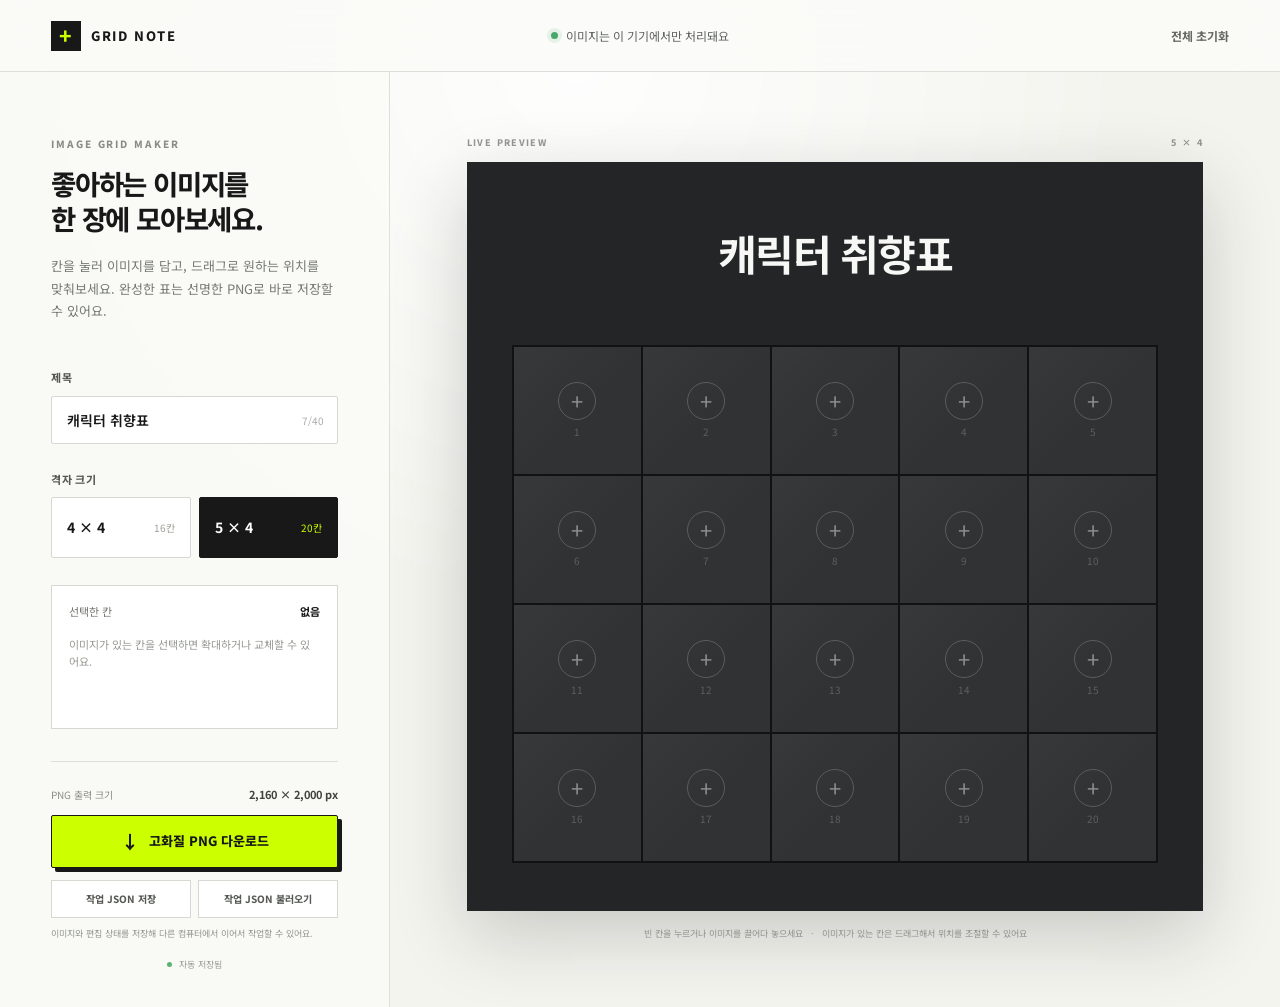
<file: index.html>
<!doctype html>
<html lang="ko">
  <head>
    <meta charset="UTF-8" />
    <meta name="viewport" content="width=device-width, initial-scale=1.0" />
    <meta
      name="description"
      content="좋아하는 이미지를 4×4 또는 5×4 격자로 모아 고화질 PNG로 저장하세요."
    />
    <meta property="og:title" content="이미지 취향표 제작기" />
    <meta
      property="og:description"
      content="좋아하는 이미지를 한 장에 모아보세요."
    />
    <meta property="og:image" content="./docs/og.png" />
    <meta name="twitter:card" content="summary_large_image" />
    <title>이미지 취향표 제작기</title>
    <script type="module" crossorigin src="./docs/assets/index-Cg0GW2XB.js"></script>
    <link rel="stylesheet" crossorigin href="./docs/assets/index-Cx8LcxSp.css">
  </head>
  <body>
    <div id="root"></div>
  </body>
</html>
</file>
<file: docs/assets/index-Cx8LcxSp.css>
@font-face{font-family:Noto Sans KR Variable;font-style:normal;font-display:swap;font-weight:100 900;src:url(./noto-sans-kr-0-wght-normal-D06yvloL.woff2)format("woff2-variations");unicode-range:U+F9CA-FA0B,U+FF03-FF05,U+FF07,U+FF0A-FF0B,U+FF0D-FF19,U+FF1B,U+FF1D,U+FF20-FF5B,U+FF5D,U+FFE0-FFE3,U+FFE5-FFE6}@font-face{font-family:Noto Sans KR Variable;font-style:normal;font-display:swap;font-weight:100 900;src:url(./noto-sans-kr-1-wght-normal-Bqp_kP4o.woff2)format("woff2-variations");unicode-range:U+F92F-F980,U+F982-F9C9}@font-face{font-family:Noto Sans KR Variable;font-style:normal;font-display:swap;font-weight:100 900;src:url(./noto-sans-kr-2-wght-normal-BlW3AcBF.woff2)format("woff2-variations");unicode-range:U+D723-D728,U+D72A-D733,U+D735-D748,U+D74A-D74F,U+D752-D753,U+D755-D757,U+D75A-D75F,U+D762-D764,U+D766-D768,U+D76A-D76B,U+D76D-D76F,U+D771-D787,U+D789-D78B,U+D78D-D78F,U+D791-D797,U+D79A,U+D79C,U+D79E-D7A3,U+F900-F909,U+F90B-F92E}@font-face{font-family:Noto Sans KR Variable;font-style:normal;font-display:swap;font-weight:100 900;src:url(./noto-sans-kr-3-wght-normal-DZIqdvJw.woff2)format("woff2-variations");unicode-range:U+D679-D68B,U+D68E-D69E,U+D6A0,U+D6A2-D6A7,U+D6A9-D6C3,U+D6C6-D6C7,U+D6C9-D6CB,U+D6CD-D6D3,U+D6D5-D6D6,U+D6D8-D6E3,U+D6E5-D6E7,U+D6E9-D6FB,U+D6FD-D717,U+D719-D71F,U+D721-D722}@font-face{font-family:Noto Sans KR Variable;font-style:normal;font-display:swap;font-weight:100 900;src:url(./noto-sans-kr-4-wght-normal-MlF4wjtz.woff2)format("woff2-variations");unicode-range:U+D5BC-D5C7,U+D5CA-D5CB,U+D5CD-D5CF,U+D5D1-D5D7,U+D5D9-D5DA,U+D5DC,U+D5DE-D5E3,U+D5E6-D5E7,U+D5E9-D5EB,U+D5ED-D5F6,U+D5F8,U+D5FA-D5FF,U+D602-D603,U+D605-D607,U+D609-D60F,U+D612-D613,U+D616-D61B,U+D61D-D637,U+D63A-D63B,U+D63D-D63F,U+D641-D647,U+D64A-D64C,U+D64E-D653,U+D656-D657,U+D659-D65B,U+D65D-D666,U+D668,U+D66A-D678}@font-face{font-family:Noto Sans KR Variable;font-style:normal;font-display:swap;font-weight:100 900;src:url(./noto-sans-kr-5-wght-normal-D2ndBBlz.woff2)format("woff2-variations");unicode-range:U+D507,U+D509-D50B,U+D50D-D513,U+D515-D53B,U+D53E-D53F,U+D541-D543,U+D545-D54C,U+D54E,U+D550,U+D552-D557,U+D55A-D55B,U+D55D-D55F,U+D561-D564,U+D566-D567,U+D56A,U+D56C,U+D56E-D573,U+D576-D577,U+D579-D583,U+D585-D586,U+D58A-D5A4,U+D5A6-D5BB}@font-face{font-family:Noto Sans KR Variable;font-style:normal;font-display:swap;font-weight:100 900;src:url(./noto-sans-kr-6-wght-normal-CJnF25Ox.woff2)format("woff2-variations");unicode-range:U+D464-D477,U+D47A-D47B,U+D47D-D47F,U+D481-D487,U+D489-D48A,U+D48C,U+D48E-D4E7,U+D4E9-D503,U+D505-D506}@font-face{font-family:Noto Sans KR Variable;font-style:normal;font-display:swap;font-weight:100 900;src:url(./noto-sans-kr-7-wght-normal-CImCbZMD.woff2)format("woff2-variations");unicode-range:U+D3BF-D3C7,U+D3CA-D3CF,U+D3D1-D3EB,U+D3EE-D3EF,U+D3F1-D3F3,U+D3F5-D3FB,U+D3FD-D400,U+D402-D45B,U+D45D-D463}@font-face{font-family:Noto Sans KR Variable;font-style:normal;font-display:swap;font-weight:100 900;src:url(./noto-sans-kr-8-wght-normal-CstSMSR0.woff2)format("woff2-variations");unicode-range:U+D2FF,U+D302-D304,U+D306-D30B,U+D30F,U+D311-D313,U+D315-D31B,U+D31E,U+D322-D324,U+D326-D327,U+D32A-D32B,U+D32D-D32F,U+D331-D337,U+D339-D33C,U+D33E-D37B,U+D37E-D37F,U+D381-D383,U+D385-D38B,U+D38E-D390,U+D392-D397,U+D39A-D39B,U+D39D-D39F,U+D3A1-D3A7,U+D3A9-D3AA,U+D3AC,U+D3AE-D3B3,U+D3B5-D3B7,U+D3B9-D3BB,U+D3BD-D3BE}@font-face{font-family:Noto Sans KR Variable;font-style:normal;font-display:swap;font-weight:100 900;src:url(./noto-sans-kr-9-wght-normal-Dc1zs_Pa.woff2)format("woff2-variations");unicode-range:U+D257-D27F,U+D281-D29B,U+D29D-D29F,U+D2A1-D2AB,U+D2AD-D2B7,U+D2BA-D2BB,U+D2BD-D2BF,U+D2C1-D2C7,U+D2C9-D2EF,U+D2F2-D2F3,U+D2F5-D2F7,U+D2F9-D2FE}@font-face{font-family:Noto Sans KR Variable;font-style:normal;font-display:swap;font-weight:100 900;src:url(./noto-sans-kr-10-wght-normal-D44PZdTN.woff2)format("woff2-variations");unicode-range:U+D1B4,U+D1B6-D1F3,U+D1F5-D22B,U+D22E-D22F,U+D231-D233,U+D235-D23B,U+D23D-D240,U+D242-D256}@font-face{font-family:Noto Sans KR Variable;font-style:normal;font-display:swap;font-weight:100 900;src:url(./noto-sans-kr-11-wght-normal-DnDO1vGF.woff2)format("woff2-variations");unicode-range:U+D105-D12F,U+D132-D133,U+D135-D137,U+D139-D13F,U+D141-D142,U+D144,U+D146-D14B,U+D14E-D14F,U+D151-D153,U+D155-D15B,U+D15E-D187,U+D189-D19F,U+D1A2-D1A3,U+D1A5-D1A7,U+D1A9-D1AF,U+D1B2-D1B3}@font-face{font-family:Noto Sans KR Variable;font-style:normal;font-display:swap;font-weight:100 900;src:url(./noto-sans-kr-12-wght-normal-gICIGsXI.woff2)format("woff2-variations");unicode-range:U+D04B-D04F,U+D051-D057,U+D059-D06B,U+D06D-D06F,U+D071-D073,U+D075-D07B,U+D07E-D0A3,U+D0A6-D0A7,U+D0A9-D0AB,U+D0AD-D0B3,U+D0B6,U+D0B8,U+D0BA-D0BF,U+D0C2-D0C3,U+D0C5-D0C7,U+D0C9-D0CF,U+D0D2,U+D0D6-D0DB,U+D0DE-D0DF,U+D0E1-D0E3,U+D0E5-D0EB,U+D0EE-D0F0,U+D0F2-D104}@font-face{font-family:Noto Sans KR Variable;font-style:normal;font-display:swap;font-weight:100 900;src:url(./noto-sans-kr-13-wght-normal-olvHB9I9.woff2)format("woff2-variations");unicode-range:U+CFA2-CFC3,U+CFC5-CFDF,U+CFE2-CFE3,U+CFE5-CFE7,U+CFE9-CFF4,U+CFF6-CFFB,U+CFFD-CFFF,U+D001-D003,U+D005-D017,U+D019-D033,U+D036-D037,U+D039-D03B,U+D03D-D04A}@font-face{font-family:Noto Sans KR Variable;font-style:normal;font-display:swap;font-weight:100 900;src:url(./noto-sans-kr-14-wght-normal-BtTu50RG.woff2)format("woff2-variations");unicode-range:U+CEF0-CEF3,U+CEF6,U+CEF9-CEFF,U+CF01-CF03,U+CF05-CF07,U+CF09-CF0F,U+CF11-CF12,U+CF14-CF1B,U+CF1D-CF1F,U+CF21-CF2F,U+CF31-CF53,U+CF56-CF57,U+CF59-CF5B,U+CF5D-CF63,U+CF66,U+CF68,U+CF6A-CF6F,U+CF71-CF84,U+CF86-CF8B,U+CF8D-CFA1}@font-face{font-family:Noto Sans KR Variable;font-style:normal;font-display:swap;font-weight:100 900;src:url(./noto-sans-kr-15-wght-normal-CxFswjwr.woff2)format("woff2-variations");unicode-range:U+CE3C-CE57,U+CE5A-CE5B,U+CE5D-CE5F,U+CE61-CE67,U+CE6A,U+CE6C,U+CE6E-CE73,U+CE76-CE77,U+CE79-CE7B,U+CE7D-CE83,U+CE85-CE88,U+CE8A-CE8F,U+CE91-CE93,U+CE95-CE97,U+CE99-CE9F,U+CEA2,U+CEA4-CEAB,U+CEAD-CEE3,U+CEE6-CEE7,U+CEE9-CEEB,U+CEED-CEEF}@font-face{font-family:Noto Sans KR Variable;font-style:normal;font-display:swap;font-weight:100 900;src:url(./noto-sans-kr-16-wght-normal-D7pAhItn.woff2)format("woff2-variations");unicode-range:U+CD92-CD93,U+CD96-CD97,U+CD99-CD9B,U+CD9D-CDA3,U+CDA6-CDA8,U+CDAA-CDAF,U+CDB1-CDC3,U+CDC5-CDCB,U+CDCD-CDE7,U+CDE9-CE03,U+CE05-CE1F,U+CE22-CE34,U+CE36-CE3B}@font-face{font-family:Noto Sans KR Variable;font-style:normal;font-display:swap;font-weight:100 900;src:url(./noto-sans-kr-17-wght-normal-CcMq9J3c.woff2)format("woff2-variations");unicode-range:U+CCEF-CD07,U+CD0A-CD0B,U+CD0D-CD1A,U+CD1C,U+CD1E-CD2B,U+CD2D-CD5B,U+CD5D-CD77,U+CD79-CD91}@font-face{font-family:Noto Sans KR Variable;font-style:normal;font-display:swap;font-weight:100 900;src:url(./noto-sans-kr-18-wght-normal-B_Xt9mRz.woff2)format("woff2-variations");unicode-range:U+CC3F-CC43,U+CC46-CC47,U+CC49-CC4B,U+CC4D-CC53,U+CC55-CC58,U+CC5A-CC5F,U+CC61-CC97,U+CC9A-CC9B,U+CC9D-CC9F,U+CCA1-CCA7,U+CCAA,U+CCAC,U+CCAE-CCB3,U+CCB6-CCB7,U+CCB9-CCBB,U+CCBD-CCCF,U+CCD1-CCE3,U+CCE5-CCEE}@font-face{font-family:Noto Sans KR Variable;font-style:normal;font-display:swap;font-weight:100 900;src:url(./noto-sans-kr-19-wght-normal-DicL0vd6.woff2)format("woff2-variations");unicode-range:U+CB91-CBD3,U+CBD5-CBE3,U+CBE5-CC0B,U+CC0E-CC0F,U+CC11-CC13,U+CC15-CC1B,U+CC1D-CC20,U+CC23-CC27,U+CC2A-CC2B,U+CC2D,U+CC2F,U+CC31-CC37,U+CC3A,U+CC3C}@font-face{font-family:Noto Sans KR Variable;font-style:normal;font-display:swap;font-weight:100 900;src:url(./noto-sans-kr-20-wght-normal-PxcBBeNg.woff2)format("woff2-variations");unicode-range:U+CAF4-CB47,U+CB4A-CB90}@font-face{font-family:Noto Sans KR Variable;font-style:normal;font-display:swap;font-weight:100 900;src:url(./noto-sans-kr-21-wght-normal-CuThq_3_.woff2)format("woff2-variations");unicode-range:U+CA4A-CA4B,U+CA4E-CA4F,U+CA51-CA53,U+CA55-CA5B,U+CA5D-CA60,U+CA62-CA83,U+CA85-CABB,U+CABE-CABF,U+CAC1-CAC3,U+CAC5-CACB,U+CACD-CAD0,U+CAD2,U+CAD4-CAD8,U+CADA-CAF3}@font-face{font-family:Noto Sans KR Variable;font-style:normal;font-display:swap;font-weight:100 900;src:url(./noto-sans-kr-22-wght-normal-D-9XnguA.woff2)format("woff2-variations");unicode-range:U+C996-C997,U+C99A-C99C,U+C99E-C9BF,U+C9C2-C9C3,U+C9C5-C9C7,U+C9C9-C9CF,U+C9D2,U+C9D4,U+C9D7-C9D8,U+C9DB,U+C9DE-C9DF,U+C9E1-C9E3,U+C9E5-C9E6,U+C9E8-C9EB,U+C9EE-C9F0,U+C9F2-C9F7,U+C9F9-CA0B,U+CA0D-CA28,U+CA2A-CA49}@font-face{font-family:Noto Sans KR Variable;font-style:normal;font-display:swap;font-weight:100 900;src:url(./noto-sans-kr-23-wght-normal-CsoKTgIH.woff2)format("woff2-variations");unicode-range:U+C8E9-C8F4,U+C8F6-C8FB,U+C8FE-C8FF,U+C901-C903,U+C905-C90B,U+C90E-C910,U+C912-C917,U+C919-C92B,U+C92D-C94F,U+C951-C953,U+C955-C96B,U+C96D-C973,U+C975-C987,U+C98A-C98B,U+C98D-C98F,U+C991-C995}@font-face{font-family:Noto Sans KR Variable;font-style:normal;font-display:swap;font-weight:100 900;src:url(./noto-sans-kr-24-wght-normal-CVm75uzf.woff2)format("woff2-variations");unicode-range:U+C841-C84B,U+C84D-C86F,U+C872-C873,U+C875-C877,U+C879-C87F,U+C882-C884,U+C887-C88A,U+C88D-C8C3,U+C8C5-C8DF,U+C8E1-C8E8}@font-face{font-family:Noto Sans KR Variable;font-style:normal;font-display:swap;font-weight:100 900;src:url(./noto-sans-kr-25-wght-normal-pcUlc7hZ.woff2)format("woff2-variations");unicode-range:U+C779-C77B,U+C77E-C782,U+C786,U+C78B,U+C78D,U+C78F,U+C792-C793,U+C795,U+C797,U+C799-C79F,U+C7A2,U+C7A7-C7AB,U+C7AE-C7BB,U+C7BD-C7C0,U+C7C2-C7C7,U+C7C9-C7DC,U+C7DE-C7FF,U+C802-C803,U+C805-C807,U+C809,U+C80B-C80F,U+C812,U+C814,U+C817-C81B,U+C81E-C81F,U+C821-C823,U+C825-C82E,U+C830-C837,U+C839-C83B,U+C83D-C840}@font-face{font-family:Noto Sans KR Variable;font-style:normal;font-display:swap;font-weight:100 900;src:url(./noto-sans-kr-26-wght-normal-gwaK2bp7.woff2)format("woff2-variations");unicode-range:U+C6BB-C6BF,U+C6C2,U+C6C4,U+C6C6-C6CB,U+C6CE-C6CF,U+C6D1-C6D3,U+C6D5-C6DB,U+C6DD-C6DF,U+C6E1-C6E7,U+C6E9-C6EB,U+C6ED-C6EF,U+C6F1-C6F8,U+C6FA-C703,U+C705-C707,U+C709-C70B,U+C70D-C716,U+C718,U+C71A-C71F,U+C722-C723,U+C725-C727,U+C729-C734,U+C736-C73B,U+C73E-C73F,U+C741-C743,U+C745-C74B,U+C74E-C750,U+C752-C757,U+C759-C773,U+C776-C777}@font-face{font-family:Noto Sans KR Variable;font-style:normal;font-display:swap;font-weight:100 900;src:url(./noto-sans-kr-27-wght-normal-BYvOljic.woff2)format("woff2-variations");unicode-range:U+C5F5-C5FB,U+C5FE,U+C602-C605,U+C607,U+C609-C60F,U+C611-C61A,U+C61C-C623,U+C626-C627,U+C629-C62B,U+C62D,U+C62F-C632,U+C636,U+C638,U+C63A-C63F,U+C642-C643,U+C645-C647,U+C649-C652,U+C656-C65B,U+C65D-C65F,U+C661-C663,U+C665-C677,U+C679-C67B,U+C67D-C693,U+C696-C697,U+C699-C69B,U+C69D-C6A3,U+C6A6,U+C6A8,U+C6AA-C6AF,U+C6B2-C6B3,U+C6B5-C6B7,U+C6B9-C6BA}@font-face{font-family:Noto Sans KR Variable;font-style:normal;font-display:swap;font-weight:100 900;src:url(./noto-sans-kr-28-wght-normal-COQop0OG.woff2)format("woff2-variations");unicode-range:U+C517-C527,U+C52A-C52B,U+C52D-C52F,U+C531-C538,U+C53A,U+C53C,U+C53E-C543,U+C546-C547,U+C54B,U+C54D-C552,U+C556,U+C55A-C55B,U+C55D,U+C55F,U+C562-C563,U+C565-C567,U+C569-C56F,U+C572,U+C574,U+C576-C57B,U+C57E-C57F,U+C581-C583,U+C585-C586,U+C588-C58B,U+C58E,U+C590,U+C592-C596,U+C599-C5B3,U+C5B6-C5B7,U+C5BA,U+C5BE-C5C3,U+C5CA-C5CB,U+C5CD,U+C5CF,U+C5D2-C5D3,U+C5D5-C5D7,U+C5D9-C5DF,U+C5E1-C5E2,U+C5E4,U+C5E6-C5EB,U+C5EF,U+C5F1-C5F3}@font-face{font-family:Noto Sans KR Variable;font-style:normal;font-display:swap;font-weight:100 900;src:url(./noto-sans-kr-29-wght-normal-Bwniia0r.woff2)format("woff2-variations");unicode-range:U+C475-C4EF,U+C4F2-C4F3,U+C4F5-C4F7,U+C4F9-C4FF,U+C502-C50B,U+C50D-C516}@font-face{font-family:Noto Sans KR Variable;font-style:normal;font-display:swap;font-weight:100 900;src:url(./noto-sans-kr-30-wght-normal-BNXqYhtq.woff2)format("woff2-variations");unicode-range:U+C3D0-C3D7,U+C3DA-C3DB,U+C3DD-C3DE,U+C3E1-C3EC,U+C3EE-C3F3,U+C3F5-C42B,U+C42D-C463,U+C466-C474}@font-face{font-family:Noto Sans KR Variable;font-style:normal;font-display:swap;font-weight:100 900;src:url(./noto-sans-kr-31-wght-normal-BoAdonrH.woff2)format("woff2-variations");unicode-range:U+C32B-C367,U+C36A-C36B,U+C36D-C36F,U+C371-C377,U+C37A-C37B,U+C37E-C383,U+C385-C387,U+C389-C3CF}@font-face{font-family:Noto Sans KR Variable;font-style:normal;font-display:swap;font-weight:100 900;src:url(./noto-sans-kr-32-wght-normal-BREiG6LA.woff2)format("woff2-variations");unicode-range:U+C26A-C26B,U+C26D-C26F,U+C271-C273,U+C275-C27B,U+C27E-C287,U+C289-C28F,U+C291-C297,U+C299-C29A,U+C29C-C2A3,U+C2A5-C2A7,U+C2A9-C2AB,U+C2AD-C2B3,U+C2B6,U+C2B8,U+C2BA-C2BB,U+C2BD-C2DB,U+C2DE-C2DF,U+C2E1-C2E2,U+C2E5-C2EA,U+C2EE,U+C2F0,U+C2F2-C2F5,U+C2F7,U+C2FA-C2FB,U+C2FD-C2FF,U+C301-C307,U+C309-C30C,U+C30E-C312,U+C315-C323,U+C325-C328,U+C32A}@font-face{font-family:Noto Sans KR Variable;font-style:normal;font-display:swap;font-weight:100 900;src:url(./noto-sans-kr-33-wght-normal-DMSZNpMD.woff2)format("woff2-variations");unicode-range:U+C1BC-C1C3,U+C1C5-C1DF,U+C1E1-C1FB,U+C1FD-C203,U+C205-C20C,U+C20E,U+C210-C217,U+C21A-C21B,U+C21D-C21E,U+C221-C227,U+C229-C22A,U+C22C,U+C22E,U+C230,U+C233-C24F,U+C251-C257,U+C259-C269}@font-face{font-family:Noto Sans KR Variable;font-style:normal;font-display:swap;font-weight:100 900;src:url(./noto-sans-kr-34-wght-normal-Dn9wUbC5.woff2)format("woff2-variations");unicode-range:U+C101-C11B,U+C11F,U+C121-C123,U+C125-C12B,U+C12E,U+C132-C137,U+C13A-C13B,U+C13D-C13F,U+C141-C147,U+C14A,U+C14C-C153,U+C155-C157,U+C159-C15B,U+C15D-C166,U+C169-C16F,U+C171-C177,U+C179-C18B,U+C18E-C18F,U+C191-C193,U+C195-C19B,U+C19D-C19E,U+C1A0,U+C1A2-C1A4,U+C1A6-C1BB}@font-face{font-family:Noto Sans KR Variable;font-style:normal;font-display:swap;font-weight:100 900;src:url(./noto-sans-kr-35-wght-normal-CNljDv8x.woff2)format("woff2-variations");unicode-range:U+C049-C057,U+C059-C05B,U+C05D-C05F,U+C061-C067,U+C069-C08F,U+C091-C0AB,U+C0AE-C0AF,U+C0B1-C0B3,U+C0B5,U+C0B7-C0BB,U+C0BE,U+C0C2-C0C7,U+C0CA-C0CB,U+C0CD-C0CF,U+C0D1-C0D7,U+C0D9-C0DA,U+C0DC,U+C0DE-C0E3,U+C0E5-C0EB,U+C0ED-C0F3,U+C0F6,U+C0F8,U+C0FA-C0FF}@font-face{font-family:Noto Sans KR Variable;font-style:normal;font-display:swap;font-weight:100 900;src:url(./noto-sans-kr-36-wght-normal-BQ3DsEFp.woff2)format("woff2-variations");unicode-range:U+BFA7-BFAF,U+BFB1-BFC4,U+BFC6-BFCB,U+BFCE-BFCF,U+BFD1-BFD3,U+BFD5-BFDB,U+BFDD-C048}@font-face{font-family:Noto Sans KR Variable;font-style:normal;font-display:swap;font-weight:100 900;src:url(./noto-sans-kr-37-wght-normal-D0Nod484.woff2)format("woff2-variations");unicode-range:U+BF07,U+BF09-BF3F,U+BF41-BF4F,U+BF52-BF54,U+BF56-BFA6}@font-face{font-family:Noto Sans KR Variable;font-style:normal;font-display:swap;font-weight:100 900;src:url(./noto-sans-kr-38-wght-normal-D7aEX-Z7.woff2)format("woff2-variations");unicode-range:U+BE56,U+BE58,U+BE5C-BE5F,U+BE62-BE63,U+BE65-BE67,U+BE69-BE74,U+BE76-BE7B,U+BE7E-BE7F,U+BE81-BE8E,U+BE90,U+BE92-BEA7,U+BEA9-BECF,U+BED2-BED3,U+BED5-BED6,U+BED9-BEE3,U+BEE6-BF06}@font-face{font-family:Noto Sans KR Variable;font-style:normal;font-display:swap;font-weight:100 900;src:url(./noto-sans-kr-39-wght-normal-QVs81SbT.woff2)format("woff2-variations");unicode-range:U+BDB0-BDD3,U+BDD5-BDEF,U+BDF1-BE0B,U+BE0D-BE0F,U+BE11-BE13,U+BE15-BE43,U+BE46-BE47,U+BE49-BE4B,U+BE4D-BE53}@font-face{font-family:Noto Sans KR Variable;font-style:normal;font-display:swap;font-weight:100 900;src:url(./noto-sans-kr-40-wght-normal-B6XNibcs.woff2)format("woff2-variations");unicode-range:U+BD03,U+BD06,U+BD08,U+BD0A-BD0F,U+BD11-BD22,U+BD25-BD47,U+BD49-BD58,U+BD5A-BD7F,U+BD82-BD83,U+BD85-BD87,U+BD8A-BD8F,U+BD91-BD92,U+BD94,U+BD96-BD98,U+BD9A-BDAF}@font-face{font-family:Noto Sans KR Variable;font-style:normal;font-display:swap;font-weight:100 900;src:url(./noto-sans-kr-41-wght-normal-CrDDFHLC.woff2)format("woff2-variations");unicode-range:U+BC4E-BC83,U+BC86-BC87,U+BC89-BC8B,U+BC8D-BC93,U+BC96,U+BC98,U+BC9B-BC9F,U+BCA2-BCA3,U+BCA5-BCA7,U+BCA9-BCB2,U+BCB4-BCBB,U+BCBE-BCBF,U+BCC1-BCC3,U+BCC5-BCCC,U+BCCE-BCD0,U+BCD2-BCD4,U+BCD6-BCF3,U+BCF7,U+BCF9-BCFB,U+BCFD-BD02}@font-face{font-family:Noto Sans KR Variable;font-style:normal;font-display:swap;font-weight:100 900;src:url(./noto-sans-kr-42-wght-normal-_xElrv31.woff2)format("woff2-variations");unicode-range:U+BB90-BBA3,U+BBA5-BBAB,U+BBAD-BBBF,U+BBC1-BBF7,U+BBFA-BBFB,U+BBFD-BBFE,U+BC01-BC07,U+BC09-BC0A,U+BC0E,U+BC10,U+BC12-BC13,U+BC17,U+BC19-BC1A,U+BC1E,U+BC20-BC23,U+BC26,U+BC28,U+BC2A-BC2C,U+BC2E-BC2F,U+BC32-BC33,U+BC35-BC37,U+BC39-BC3F,U+BC41-BC42,U+BC44,U+BC46-BC48,U+BC4A-BC4D}@font-face{font-family:Noto Sans KR Variable;font-style:normal;font-display:swap;font-weight:100 900;src:url(./noto-sans-kr-43-wght-normal-D4Z4qIjx.woff2)format("woff2-variations");unicode-range:U+BAE6-BAFB,U+BAFD-BB17,U+BB19-BB33,U+BB37,U+BB39-BB3A,U+BB3D-BB43,U+BB45-BB46,U+BB48,U+BB4A-BB4F,U+BB51-BB53,U+BB55-BB57,U+BB59-BB62,U+BB64-BB8F}@font-face{font-family:Noto Sans KR Variable;font-style:normal;font-display:swap;font-weight:100 900;src:url(./noto-sans-kr-44-wght-normal-BOzNPFw1.woff2)format("woff2-variations");unicode-range:U+BA30-BA37,U+BA3A-BA3B,U+BA3D-BA3F,U+BA41-BA47,U+BA49-BA4A,U+BA4C,U+BA4E-BA53,U+BA56-BA57,U+BA59-BA5B,U+BA5D-BA63,U+BA65-BA66,U+BA68-BA6F,U+BA71-BA73,U+BA75-BA77,U+BA79-BA84,U+BA86,U+BA88-BAA7,U+BAAA,U+BAAD-BAAF,U+BAB1-BAB7,U+BABA,U+BABC,U+BABE-BAE5}@font-face{font-family:Noto Sans KR Variable;font-style:normal;font-display:swap;font-weight:100 900;src:url(./noto-sans-kr-45-wght-normal-HgLQPnZe.woff2)format("woff2-variations");unicode-range:U+B96E-B973,U+B976-B977,U+B979-B97B,U+B97D-B983,U+B986,U+B988,U+B98A-B98D,U+B98F-B9AB,U+B9AE-B9AF,U+B9B1-B9B3,U+B9B5-B9BB,U+B9BE,U+B9C0,U+B9C2-B9C7,U+B9CA-B9CB,U+B9CD,U+B9D2-B9D7,U+B9DA,U+B9DC,U+B9DF-B9E0,U+B9E2,U+B9E6-B9E7,U+B9E9-B9F3,U+B9F6,U+B9F8,U+B9FB-BA2F}@font-face{font-family:Noto Sans KR Variable;font-style:normal;font-display:swap;font-weight:100 900;src:url(./noto-sans-kr-46-wght-normal-B8aQM0KO.woff2)format("woff2-variations");unicode-range:U+B8BF-B8CB,U+B8CD-B8E0,U+B8E2-B8E7,U+B8EA-B8EB,U+B8ED-B8EF,U+B8F1-B8F7,U+B8FA,U+B8FC,U+B8FE-B903,U+B905-B917,U+B919-B91F,U+B921-B93B,U+B93D-B957,U+B95A-B95B,U+B95D-B95F,U+B961-B967,U+B969-B96C}@font-face{font-family:Noto Sans KR Variable;font-style:normal;font-display:swap;font-weight:100 900;src:url(./noto-sans-kr-47-wght-normal-CisIuWX8.woff2)format("woff2-variations");unicode-range:U+B80D-B80F,U+B811-B817,U+B81A,U+B81C-B823,U+B826-B827,U+B829-B82B,U+B82D-B833,U+B836,U+B83A-B83F,U+B841-B85B,U+B85E-B85F,U+B861-B863,U+B865-B86B,U+B86E,U+B870,U+B872-B8AF,U+B8B1-B8BE}@font-face{font-family:Noto Sans KR Variable;font-style:normal;font-display:swap;font-weight:100 900;src:url(./noto-sans-kr-48-wght-normal-Ds0KCpXR.woff2)format("woff2-variations");unicode-range:U+B74D-B75F,U+B761-B763,U+B765-B774,U+B776-B77B,U+B77E-B77F,U+B781-B783,U+B785-B78B,U+B78E,U+B792-B796,U+B79A-B79B,U+B79D-B7A7,U+B7AA,U+B7AE-B7B3,U+B7B6-B7C8,U+B7CA-B7EB,U+B7EE-B7EF,U+B7F1-B7F3,U+B7F5-B7FB,U+B7FE,U+B802-B806,U+B80A-B80B}@font-face{font-family:Noto Sans KR Variable;font-style:normal;font-display:swap;font-weight:100 900;src:url(./noto-sans-kr-49-wght-normal-BC5F4RRq.woff2)format("woff2-variations");unicode-range:U+B6A7-B6AA,U+B6AC-B6B0,U+B6B2-B6EF,U+B6F1-B727,U+B72A-B72B,U+B72D-B72E,U+B731-B737,U+B739-B73A,U+B73C-B743,U+B745-B74C}@font-face{font-family:Noto Sans KR Variable;font-style:normal;font-display:swap;font-weight:100 900;src:url(./noto-sans-kr-50-wght-normal-C8Hs8Bel.woff2)format("woff2-variations");unicode-range:U+B605-B60F,U+B612-B617,U+B619-B624,U+B626-B69B,U+B69E-B6A3,U+B6A5-B6A6}@font-face{font-family:Noto Sans KR Variable;font-style:normal;font-display:swap;font-weight:100 900;src:url(./noto-sans-kr-51-wght-normal-DYiiYWHC.woff2)format("woff2-variations");unicode-range:U+B55F,U+B562-B583,U+B585-B59F,U+B5A2-B5A3,U+B5A5-B5A7,U+B5A9-B5B2,U+B5B5-B5BA,U+B5BD-B604}@font-face{font-family:Noto Sans KR Variable;font-style:normal;font-display:swap;font-weight:100 900;src:url(./noto-sans-kr-52-wght-normal-RCgHYf1C.woff2)format("woff2-variations");unicode-range:U+B4A5-B4B6,U+B4B8-B4BF,U+B4C1-B4C7,U+B4C9-B4DB,U+B4DE-B4DF,U+B4E1-B4E2,U+B4E5-B4EB,U+B4EE,U+B4F0,U+B4F2-B513,U+B516-B517,U+B519-B51A,U+B51D-B523,U+B526,U+B528,U+B52B-B52F,U+B532-B533,U+B535-B537,U+B539-B53F,U+B541-B544,U+B546-B54B,U+B54D-B54F,U+B551-B55B,U+B55D-B55E}@font-face{font-family:Noto Sans KR Variable;font-style:normal;font-display:swap;font-weight:100 900;src:url(./noto-sans-kr-53-wght-normal-D_jDj1TO.woff2)format("woff2-variations");unicode-range:U+B3F8-B3FB,U+B3FD-B40F,U+B411-B417,U+B419-B41B,U+B41D-B41F,U+B421-B427,U+B42A-B42B,U+B42D-B44F,U+B452-B453,U+B455-B457,U+B459-B45F,U+B462-B464,U+B466-B46B,U+B46D-B47F,U+B481-B4A3}@font-face{font-family:Noto Sans KR Variable;font-style:normal;font-display:swap;font-weight:100 900;src:url(./noto-sans-kr-54-wght-normal-Dh8YqAZX.woff2)format("woff2-variations");unicode-range:U+B342-B353,U+B356-B357,U+B359-B35B,U+B35D-B35E,U+B360-B363,U+B366,U+B368,U+B36A-B36D,U+B36F,U+B372-B373,U+B375-B377,U+B379-B37F,U+B381-B382,U+B384,U+B386-B38B,U+B38D-B3C3,U+B3C6-B3C7,U+B3C9-B3CA,U+B3CD-B3D3,U+B3D6,U+B3D8,U+B3DA-B3F7}@font-face{font-family:Noto Sans KR Variable;font-style:normal;font-display:swap;font-weight:100 900;src:url(./noto-sans-kr-55-wght-normal-Bb2kolOu.woff2)format("woff2-variations");unicode-range:U+B27C-B283,U+B285-B28F,U+B292-B293,U+B295-B297,U+B29A-B29F,U+B2A1-B2A4,U+B2A7-B2A9,U+B2AB,U+B2AD-B2C7,U+B2CA-B2CB,U+B2CD-B2CF,U+B2D1-B2D7,U+B2DA,U+B2DC,U+B2DE-B2E3,U+B2E7,U+B2E9-B2EA,U+B2EF-B2F3,U+B2F6,U+B2F8,U+B2FA-B2FB,U+B2FD-B2FE,U+B302-B303,U+B305-B307,U+B309-B30F,U+B312,U+B316-B31B,U+B31D-B341}@font-face{font-family:Noto Sans KR Variable;font-style:normal;font-display:swap;font-weight:100 900;src:url(./noto-sans-kr-56-wght-normal-C-IXS01q.woff2)format("woff2-variations");unicode-range:U+B1D6-B1E7,U+B1E9-B1FC,U+B1FE-B203,U+B206-B207,U+B209-B20B,U+B20D-B213,U+B216-B21F,U+B221-B257,U+B259-B273,U+B275-B27B}@font-face{font-family:Noto Sans KR Variable;font-style:normal;font-display:swap;font-weight:100 900;src:url(./noto-sans-kr-57-wght-normal-B8WEhlXz.woff2)format("woff2-variations");unicode-range:U+B120-B122,U+B126-B127,U+B129-B12B,U+B12D-B133,U+B136,U+B138,U+B13A-B13F,U+B142-B143,U+B145-B14F,U+B151-B153,U+B156-B157,U+B159-B177,U+B17A-B17B,U+B17D-B17F,U+B181-B187,U+B189-B18C,U+B18E-B191,U+B195-B1A7,U+B1A9-B1CB,U+B1CD-B1D5}@font-face{font-family:Noto Sans KR Variable;font-style:normal;font-display:swap;font-weight:100 900;src:url(./noto-sans-kr-58-wght-normal-CPkb-af3.woff2)format("woff2-variations");unicode-range:U+B05F-B07B,U+B07E-B07F,U+B081-B083,U+B085-B08B,U+B08D-B097,U+B09B,U+B09D-B09F,U+B0A2-B0A7,U+B0AA,U+B0B0,U+B0B2,U+B0B6-B0B7,U+B0B9-B0BB,U+B0BD-B0C3,U+B0C6-B0C7,U+B0CA-B0CF,U+B0D1-B0DF,U+B0E1-B0E4,U+B0E6-B107,U+B10A-B10B,U+B10D-B10F,U+B111-B112,U+B114-B117,U+B119-B11A,U+B11C-B11F}@font-face{font-family:Noto Sans KR Variable;font-style:normal;font-display:swap;font-weight:100 900;src:url(./noto-sans-kr-59-wght-normal-C4laA72l.woff2)format("woff2-variations");unicode-range:U+AFAC-AFB7,U+AFBA-AFBB,U+AFBD-AFBF,U+AFC1-AFC6,U+AFCA-AFCC,U+AFCE-AFD3,U+AFD5-AFE7,U+AFE9-AFEF,U+AFF1-B00B,U+B00D-B00F,U+B011-B013,U+B015-B01B,U+B01D-B027,U+B029-B043,U+B045-B047,U+B049,U+B04B,U+B04D-B052,U+B055-B056,U+B058-B05C,U+B05E}@font-face{font-family:Noto Sans KR Variable;font-style:normal;font-display:swap;font-weight:100 900;src:url(./noto-sans-kr-60-wght-normal-DriWx1rc.woff2)format("woff2-variations");unicode-range:U+AF03-AF07,U+AF09-AF2B,U+AF2E-AF33,U+AF35-AF3B,U+AF3E-AF40,U+AF44-AF47,U+AF4A-AF5C,U+AF5E-AF63,U+AF65-AF7F,U+AF81-AFAB}@font-face{font-family:Noto Sans KR Variable;font-style:normal;font-display:swap;font-weight:100 900;src:url(./noto-sans-kr-61-wght-normal-C9Nbt4dY.woff2)format("woff2-variations");unicode-range:U+AE56-AE5B,U+AE5E-AE60,U+AE62-AE64,U+AE66-AE67,U+AE69-AE6B,U+AE6D-AE83,U+AE85-AEBB,U+AEBF,U+AEC1-AEC3,U+AEC5-AECB,U+AECE,U+AED0,U+AED2-AED7,U+AED9-AEF3,U+AEF5-AF02}@font-face{font-family:Noto Sans KR Variable;font-style:normal;font-display:swap;font-weight:100 900;src:url(./noto-sans-kr-62-wght-normal-Brkp78oR.woff2)format("woff2-variations");unicode-range:U+AD9C-ADA3,U+ADA5-ADBF,U+ADC1-ADC3,U+ADC5-ADC7,U+ADC9-ADD2,U+ADD4-ADDB,U+ADDD-ADDF,U+ADE1-ADE3,U+ADE5-ADF7,U+ADFA-ADFB,U+ADFD-ADFF,U+AE02-AE07,U+AE0A,U+AE0C,U+AE0E-AE13,U+AE15-AE2F,U+AE31-AE33,U+AE35-AE37,U+AE39-AE3F,U+AE42,U+AE44,U+AE46-AE49,U+AE4B,U+AE4F,U+AE51-AE53,U+AE55}@font-face{font-family:Noto Sans KR Variable;font-style:normal;font-display:swap;font-weight:100 900;src:url(./noto-sans-kr-63-wght-normal-Cc2PlhZU.woff2)format("woff2-variations");unicode-range:U+ACE2-ACE3,U+ACE5-ACE6,U+ACE9-ACEF,U+ACF2,U+ACF4,U+ACF7-ACFB,U+ACFE-ACFF,U+AD01-AD03,U+AD05-AD0B,U+AD0D-AD10,U+AD12-AD1B,U+AD1D-AD33,U+AD35-AD48,U+AD4A-AD4F,U+AD51-AD6B,U+AD6E-AD6F,U+AD71-AD72,U+AD77-AD7C,U+AD7E,U+AD80,U+AD82-AD87,U+AD89-AD8B,U+AD8D-AD8F,U+AD91-AD9B}@font-face{font-family:Noto Sans KR Variable;font-style:normal;font-display:swap;font-weight:100 900;src:url(./noto-sans-kr-64-wght-normal-KNqhDR8m.woff2)format("woff2-variations");unicode-range:U+AC25-AC2C,U+AC2E,U+AC30,U+AC32-AC37,U+AC39-AC3F,U+AC41-AC4C,U+AC4E-AC6F,U+AC72-AC73,U+AC75-AC76,U+AC79-AC7F,U+AC82,U+AC84-AC88,U+AC8A-AC8B,U+AC8D-AC8F,U+AC91-AC93,U+AC95-AC9B,U+AC9D-AC9E,U+ACA1-ACA7,U+ACAB,U+ACAD-ACAF,U+ACB1-ACB7,U+ACBA-ACBB,U+ACBE-ACC0,U+ACC2-ACC3,U+ACC5-ACDF}@font-face{font-family:Noto Sans KR Variable;font-style:normal;font-display:swap;font-weight:100 900;src:url(./noto-sans-kr-65-wght-normal-FHC1ZHx-.woff2)format("woff2-variations");unicode-range:U+99DF,U+99ED,U+99F1,U+99FF,U+9A01,U+9A08,U+9A0E-9A0F,U+9A19,U+9A2B,U+9A30,U+9A36-9A37,U+9A40,U+9A43,U+9A45,U+9A4D,U+9A55,U+9A57,U+9A5A-9A5B,U+9A5F,U+9A62,U+9A65,U+9A69-9A6A,U+9AA8,U+9AB8,U+9AD3,U+9AE5,U+9AEE,U+9B1A,U+9B27,U+9B2A,U+9B31,U+9B3C,U+9B41-9B45,U+9B4F,U+9B54,U+9B5A,U+9B6F,U+9B8E,U+9B91,U+9B9F,U+9BAB,U+9BAE,U+9BC9,U+9BD6,U+9BE4,U+9BE8,U+9C0D,U+9C10,U+9C12,U+9C15,U+9C25,U+9C32,U+9C3B,U+9C47,U+9C49,U+9C57,U+9CE5,U+9CE7,U+9CE9,U+9CF3-9CF4,U+9CF6,U+9D09,U+9D1B,U+9D26,U+9D28,U+9D3B,U+9D51,U+9D5D,U+9D60-9D61,U+9D6C,U+9D72,U+9DA9,U+9DAF,U+9DB4,U+9DC4,U+9DD7,U+9DF2,U+9DF8-9DFA,U+9E1A,U+9E1E,U+9E75,U+9E79,U+9E7D,U+9E7F,U+9E92-9E93,U+9E97,U+9E9D,U+9E9F,U+9EA5,U+9EB4-9EB5,U+9EBB,U+9EBE,U+9EC3,U+9ECD-9ECE,U+9ED4,U+9ED8,U+9EDB-9EDC,U+9EDE,U+9EE8,U+9EF4,U+9F07-9F08,U+9F0E,U+9F13,U+9F20,U+9F3B,U+9F4A-9F4B,U+9F4E,U+9F52,U+9F5F,U+9F61,U+9F67,U+9F6A,U+9F6C,U+9F77,U+9F8D,U+9F90,U+9F95,U+9F9C,U+AC02-AC03,U+AC05-AC06,U+AC09-AC0F,U+AC17-AC18,U+AC1B,U+AC1E-AC1F,U+AC21-AC23}@font-face{font-family:Noto Sans KR Variable;font-style:normal;font-display:swap;font-weight:100 900;src:url(./noto-sans-kr-66-wght-normal-IxdJCmlc.woff2)format("woff2-variations");unicode-range:U+96A7-96A8,U+96AA,U+96B1,U+96B7,U+96BB,U+96C0-96C1,U+96C4-96C5,U+96C7,U+96C9,U+96CB-96CE,U+96D5-96D6,U+96D9,U+96DB-96DC,U+96E2-96E3,U+96E8-96EA,U+96EF-96F0,U+96F2,U+96F6-96F7,U+96F9,U+96FB,U+9700,U+9706-9707,U+9711,U+9713,U+9716,U+9719,U+971C,U+971E,U+9727,U+9730,U+9732,U+9739,U+973D,U+9742,U+9744,U+9748,U+9756,U+975C,U+9761,U+9769,U+976D,U+9774,U+9777,U+977A,U+978B,U+978D,U+978F,U+97A0,U+97A8,U+97AB,U+97AD,U+97C6,U+97CB,U+97DC,U+97F6,U+97FB,U+97FF-9803,U+9805-9806,U+9808,U+980A,U+980C,U+9810-9813,U+9817-9818,U+982D,U+9830,U+9838-9839,U+983B,U+9846,U+984C-984E,U+9854,U+9858,U+985A,U+985E,U+9865,U+9867,U+986B,U+986F,U+98AF,U+98B1,U+98C4,U+98C7,U+98DB-98DC,U+98E1-98E2,U+98ED-98EF,U+98F4,U+98FC-98FE,U+9903,U+9909-990A,U+990C,U+9910,U+9913,U+9918,U+991E,U+9920,U+9928,U+9945,U+9949,U+994B-994D,U+9951-9952,U+9954,U+9957,U+9996,U+999D,U+99A5,U+99A8,U+99AC-99AE,U+99B1,U+99B3-99B4,U+99B9,U+99C1,U+99D0-99D2,U+99D5,U+99D9,U+99DD}@font-face{font-family:Noto Sans KR Variable;font-style:normal;font-display:swap;font-weight:100 900;src:url(./noto-sans-kr-67-wght-normal-CWhGYJ2i.woff2)format("woff2-variations");unicode-range:U+920D,U+9210-9212,U+9217,U+921E,U+9234,U+923A,U+923F-9240,U+9245,U+9249,U+9257,U+925B,U+925E,U+9262,U+9264-9266,U+9283,U+9285,U+9291,U+9293,U+9296,U+9298,U+929C,U+92B3,U+92B6-92B7,U+92B9,U+92CC,U+92CF,U+92D2,U+92E4,U+92EA,U+92F8,U+92FC,U+9304,U+9310,U+9318,U+931A,U+931E-9322,U+9324,U+9326,U+9328,U+932B,U+932E-932F,U+9348,U+934A-934B,U+934D,U+9354,U+935B,U+936E,U+9375,U+937C,U+937E,U+938C,U+9394,U+9396,U+939A,U+93A3,U+93A7,U+93AC-93AD,U+93B0,U+93C3,U+93D1,U+93DE,U+93E1,U+93E4,U+93F6,U+9404,U+9418,U+9425,U+942B,U+9435,U+9438,U+9444,U+9451-9452,U+945B,U+947D,U+947F,U+9583,U+9589,U+958F,U+9591-9592,U+9594,U+9598,U+95A3-95A5,U+95A8,U+95AD,U+95B1,U+95BB-95BC,U+95C7,U+95CA,U+95D4-95D6,U+95DC,U+95E1-95E2,U+961C,U+9621,U+962A,U+962E,U+9632,U+963B,U+963F-9640,U+9642,U+9644,U+964B-964D,U+9650,U+965B-965F,U+9662-9664,U+966A,U+9670,U+9673,U+9675-9678,U+967D,U+9685-9686,U+968A-968B,U+968D-968E,U+9694-9695,U+9698-9699,U+969B-969C,U+96A3}@font-face{font-family:Noto Sans KR Variable;font-style:normal;font-display:swap;font-weight:100 900;src:url(./noto-sans-kr-68-wght-normal-BrksQ5yZ.woff2)format("woff2-variations");unicode-range:U+8FA8,U+8FAD,U+8FAF-8FB2,U+8FC2,U+8FC5,U+8FCE,U+8FD4,U+8FE6,U+8FEA-8FEB,U+8FED,U+8FF0,U+8FF2,U+8FF7,U+8FF9,U+8FFD,U+9000-9003,U+9005-9006,U+9008,U+900B,U+900D,U+900F-9011,U+9014-9015,U+9017,U+9019,U+901D-9023,U+902E,U+9031-9032,U+9035,U+9038,U+903C,U+903E,U+9041-9042,U+9047,U+904A-904B,U+904D-904E,U+9050-9051,U+9054-9055,U+9059,U+905C-905E,U+9060-9061,U+9063,U+9069,U+906D-906F,U+9072,U+9075,U+9077-9078,U+907A,U+907C-907D,U+907F-9084,U+9087-9088,U+908A,U+908F,U+9091,U+9095,U+9099,U+90A2-90A3,U+90A6,U+90A8,U+90AA,U+90AF-90B1,U+90B5,U+90B8,U+90C1,U+90CA,U+90DE,U+90E1,U+90ED,U+90F5,U+9102,U+9112,U+9115,U+9119,U+9127,U+912D,U+9132,U+9149-914E,U+9152,U+9162,U+9169-916A,U+916C,U+9175,U+9177-9178,U+9187,U+9189,U+918B,U+918D,U+9192,U+919C,U+91AB-91AC,U+91AE-91AF,U+91B1,U+91B4-91B5,U+91C0,U+91C7,U+91C9,U+91CB,U+91CF-91D0,U+91D7-91D8,U+91DC-91DD,U+91E3,U+91E7,U+91EA,U+91F5}@font-face{font-family:Noto Sans KR Variable;font-style:normal;font-display:swap;font-weight:100 900;src:url(./noto-sans-kr-69-wght-normal-BReeBVHk.woff2)format("woff2-variations");unicode-range:U+8C6A-8C6B,U+8C79-8C7A,U+8C82,U+8C8A,U+8C8C,U+8C9D-8C9E,U+8CA0-8CA2,U+8CA7-8CAC,U+8CAF-8CB0,U+8CB3-8CB4,U+8CB6-8CB8,U+8CBB-8CBD,U+8CBF-8CC4,U+8CC7-8CC8,U+8CCA,U+8CD1,U+8CD3,U+8CDA,U+8CDC,U+8CDE,U+8CE0,U+8CE2-8CE4,U+8CE6,U+8CEA,U+8CED,U+8CF4,U+8CFB-8CFD,U+8D04-8D05,U+8D07-8D08,U+8D0A,U+8D0D,U+8D13,U+8D16,U+8D64,U+8D66,U+8D6B,U+8D70,U+8D73-8D74,U+8D77,U+8D85,U+8D8A,U+8D99,U+8DA3,U+8DA8,U+8DB3,U+8DBA,U+8DBE,U+8DC6,U+8DCB-8DCC,U+8DCF,U+8DDB,U+8DDD,U+8DE1,U+8DE3,U+8DE8,U+8DF3,U+8E0A,U+8E0F-8E10,U+8E1E,U+8E2A,U+8E30,U+8E35,U+8E42,U+8E44,U+8E47-8E4A,U+8E59,U+8E5F-8E60,U+8E74,U+8E76,U+8E81,U+8E87,U+8E8A,U+8E8D,U+8EAA-8EAC,U+8EC0,U+8ECB-8ECC,U+8ED2,U+8EDF,U+8EEB,U+8EF8,U+8EFB,U+8EFE,U+8F03,U+8F05,U+8F09,U+8F12-8F15,U+8F1B-8F1F,U+8F26-8F27,U+8F29-8F2A,U+8F2F,U+8F33,U+8F38-8F39,U+8F3B,U+8F3E-8F3F,U+8F44-8F45,U+8F49,U+8F4D-8F4E,U+8F5D,U+8F5F,U+8F62,U+8F9B-8F9C,U+8FA3,U+8FA6}@font-face{font-family:Noto Sans KR Variable;font-style:normal;font-display:swap;font-weight:100 900;src:url(./noto-sans-kr-70-wght-normal-BSMUUut2.woff2)format("woff2-variations");unicode-range:U+8941,U+8944,U+895F,U+8964,U+896A,U+8972,U+8981,U+8983,U+8986-8987,U+898F,U+8993,U+8996,U+89A1,U+89A9-89AA,U+89B2,U+89BA,U+89BD,U+89C0,U+89D2,U+89E3,U+89F4,U+89F8,U+8A02-8A03,U+8A08,U+8A0A,U+8A0C,U+8A0E,U+8A13,U+8A16-8A17,U+8A1B,U+8A1D,U+8A1F,U+8A23,U+8A25,U+8A2A,U+8A2D,U+8A31,U+8A34,U+8A36,U+8A3A-8A3B,U+8A50,U+8A54-8A55,U+8A5B,U+8A5E,U+8A60,U+8A62-8A63,U+8A66,U+8A6D-8A6E,U+8A70,U+8A72-8A73,U+8A75,U+8A79,U+8A85,U+8A87,U+8A8C-8A8D,U+8A93,U+8A95,U+8A98,U+8AA0-8AA1,U+8AA3-8AA6,U+8AA8,U+8AAA,U+8AB0,U+8AB2,U+8AB9,U+8ABC,U+8ABE-8ABF,U+8AC2,U+8AC4,U+8AC7,U+8ACB,U+8ACD,U+8ACF,U+8AD2,U+8AD6,U+8ADB-8ADC,U+8AE1,U+8AE6-8AE7,U+8AEA-8AEB,U+8AED-8AEE,U+8AF1,U+8AF6-8AF8,U+8AFA,U+8AFE,U+8B00-8B02,U+8B04,U+8B0E,U+8B10,U+8B14,U+8B16-8B17,U+8B19-8B1B,U+8B1D,U+8B20,U+8B28,U+8B2B-8B2C,U+8B33,U+8B39,U+8B41,U+8B49,U+8B4E-8B4F,U+8B58,U+8B5A,U+8B5C,U+8B66,U+8B6C,U+8B6F-8B70,U+8B74,U+8B77,U+8B7D,U+8B80,U+8B8A,U+8B90,U+8B92-8B93,U+8B96,U+8B9A,U+8C37,U+8C3F,U+8C41,U+8C46,U+8C48,U+8C4A,U+8C4C,U+8C55,U+8C5A,U+8C61}@font-face{font-family:Noto Sans KR Variable;font-style:normal;font-display:swap;font-weight:100 900;src:url(./noto-sans-kr-71-wght-normal-D9VPS-IJ.woff2)format("woff2-variations");unicode-range:U+858F,U+8591,U+8594,U+859B,U+85A6,U+85A8-85AA,U+85AF-85B0,U+85BA,U+85C1,U+85C9,U+85CD-85CF,U+85D5,U+85DC-85DD,U+85E4-85E5,U+85E9-85EA,U+85F7,U+85FA-85FB,U+85FF,U+8602,U+8606-8607,U+860A,U+8616-8617,U+861A,U+862D,U+863F,U+864E,U+8650,U+8654-8655,U+865B-865C,U+865E-865F,U+8667,U+8679,U+868A,U+868C,U+8693,U+86A3-86A4,U+86A9,U+86C7,U+86CB,U+86D4,U+86D9,U+86DB,U+86DF,U+86E4,U+86ED,U+86FE,U+8700,U+8702-8703,U+8708,U+8718,U+871A,U+871C,U+874E,U+8755,U+8757,U+875F,U+8766,U+8768,U+8774,U+8776,U+8778,U+8782,U+878D,U+879F,U+87A2,U+87B3,U+87BA,U+87C4,U+87E0,U+87EC,U+87EF,U+87F2,U+87F9,U+87FB,U+87FE,U+8805,U+881F,U+8822-8823,U+8831,U+8836,U+883B,U+8840,U+8846,U+884D,U+8852-8853,U+8857,U+8859,U+885B,U+885D,U+8861-8863,U+8868,U+886B,U+8870,U+8872,U+8877,U+887E-887F,U+8881-8882,U+8888,U+888B,U+888D,U+8892,U+8896-8897,U+889E,U+88AB,U+88B4,U+88C1-88C2,U+88CF,U+88D4-88D5,U+88D9,U+88DC-88DD,U+88DF,U+88E1,U+88E8,U+88F3-88F5,U+88F8,U+88FD,U+8907,U+8910,U+8912-8913,U+8918-8919,U+8925,U+892A,U+8936,U+8938,U+893B}@font-face{font-family:Noto Sans KR Variable;font-style:normal;font-display:swap;font-weight:100 900;src:url(./noto-sans-kr-72-wght-normal-CYbqUrRD.woff2)format("woff2-variations");unicode-range:U+82A6,U+82A9,U+82AC-82AF,U+82B3,U+82B7-82B9,U+82BB-82BD,U+82BF,U+82D1-82D2,U+82D4-82D5,U+82D7,U+82DB,U+82DE-82DF,U+82E1,U+82E5-82E7,U+82FD-82FE,U+8301-8305,U+8309,U+8317,U+8328,U+832B,U+832F,U+8331,U+8334-8336,U+8338-8339,U+8340,U+8347,U+8349-834A,U+834F,U+8351-8352,U+8373,U+8377,U+837B,U+8389-838A,U+838E,U+8396,U+8398,U+839E,U+83A2,U+83A9-83AB,U+83BD,U+83C1,U+83C5,U+83C9-83CA,U+83CC,U+83D3,U+83D6,U+83DC,U+83E9,U+83EB,U+83EF-83F2,U+83F4,U+83F9,U+83FD,U+8403-8404,U+840A,U+840C-840E,U+8429,U+842C,U+8431,U+8438,U+843D,U+8449,U+8457,U+845B,U+8461,U+8463,U+8466,U+846B-846C,U+846F,U+8475,U+847A,U+8490,U+8494,U+8499,U+849C,U+84A1,U+84B2,U+84B8,U+84BB-84BC,U+84BF-84C0,U+84C2,U+84C4,U+84C6,U+84C9,U+84CB,U+84CD,U+84D1,U+84DA,U+84EC,U+84EE,U+84F4,U+84FC,U+8511,U+8513-8514,U+8517-8518,U+851A,U+851E,U+8521,U+8523,U+8525,U+852C-852D,U+852F,U+853D,U+853F,U+8541,U+8543,U+8549,U+854E,U+8553,U+8559,U+8563,U+8568-856A,U+856D,U+8584,U+8587}@font-face{font-family:Noto Sans KR Variable;font-style:normal;font-display:swap;font-weight:100 900;src:url(./noto-sans-kr-73-wght-normal-Dq-lIKz-.woff2)format("woff2-variations");unicode-range:U+8033,U+8036,U+803D,U+803F,U+8043,U+8046,U+804A,U+8056,U+8058,U+805A,U+805E,U+806F-8070,U+8072-8073,U+8077,U+807D-807F,U+8084-8087,U+8089,U+808B-808C,U+8096,U+809B,U+809D,U+80A1-80A2,U+80A5,U+80A9-80AA,U+80AF,U+80B1-80B2,U+80B4,U+80BA,U+80C3-80C4,U+80CC,U+80CE,U+80DA-80DB,U+80DE,U+80E1,U+80E4-80E5,U+80F1,U+80F4,U+80F8,U+80FD,U+8102,U+8105-8108,U+810A,U+8118,U+811A-811B,U+8123,U+8129,U+812B,U+812F,U+8139,U+813E,U+814B,U+814E,U+8150-8151,U+8154-8155,U+8165-8166,U+816B,U+8170-8171,U+8178-817A,U+817F-8180,U+8188,U+818A,U+818F,U+819A,U+819C-819D,U+81A0,U+81A3,U+81A8,U+81B3,U+81B5,U+81BA,U+81BD-81C0,U+81C2,U+81C6,U+81CD,U+81D8,U+81DF,U+81E3,U+81E5,U+81E7-81E8,U+81ED,U+81F3-81F4,U+81FA-81FC,U+81FE,U+8205,U+8208,U+820A,U+820C-820D,U+8212,U+821B-821C,U+821E-821F,U+8221,U+822A-822C,U+8235-8237,U+8239,U+8240,U+8245,U+8247,U+8259,U+8264,U+8266,U+826E-826F,U+8271,U+8276,U+8278,U+827E,U+828B,U+828D-828E,U+8292,U+8299-829A,U+829D,U+829F,U+82A5}@font-face{font-family:Noto Sans KR Variable;font-style:normal;font-display:swap;font-weight:100 900;src:url(./noto-sans-kr-74-wght-normal-Dsmj0w4F.woff2)format("woff2-variations");unicode-range:U+7D2F-7D30,U+7D33,U+7D35,U+7D39-7D3A,U+7D42-7D46,U+7D50,U+7D5E,U+7D61-7D62,U+7D66,U+7D68,U+7D6A,U+7D6E,U+7D71-7D73,U+7D76,U+7D79,U+7D7F,U+7D8E-7D8F,U+7D93,U+7D9C,U+7DA0,U+7DA2,U+7DAC-7DAD,U+7DB1-7DB2,U+7DB4-7DB5,U+7DB8,U+7DBA-7DBB,U+7DBD-7DBF,U+7DC7,U+7DCA-7DCB,U+7DD6,U+7DD8,U+7DDA,U+7DDD-7DDE,U+7DE0-7DE1,U+7DE3,U+7DE8-7DE9,U+7DEC,U+7DEF,U+7DF4,U+7DFB,U+7E09-7E0A,U+7E15,U+7E1B,U+7E1D-7E1F,U+7E21,U+7E23,U+7E2B,U+7E2E-7E2F,U+7E31,U+7E37,U+7E3D-7E3E,U+7E43,U+7E46-7E47,U+7E52,U+7E54-7E55,U+7E5E,U+7E61,U+7E69-7E6B,U+7E6D,U+7E70,U+7E79,U+7E7C,U+7E82,U+7E8C,U+7E8F,U+7E93,U+7E96,U+7E98,U+7E9B-7E9C,U+7F36,U+7F38,U+7F3A,U+7F4C,U+7F50,U+7F54-7F55,U+7F6A-7F6B,U+7F6E,U+7F70,U+7F72,U+7F75,U+7F77,U+7F79,U+7F85,U+7F88,U+7F8A,U+7F8C,U+7F94,U+7F9A,U+7F9E,U+7FA4,U+7FA8-7FA9,U+7FB2,U+7FB8-7FB9,U+7FBD,U+7FC1,U+7FC5,U+7FCA,U+7FCC,U+7FCE,U+7FD2,U+7FD4-7FD5,U+7FDF-7FE1,U+7FE9,U+7FEB,U+7FF0,U+7FF9,U+7FFC,U+8000-8001,U+8003,U+8006,U+8009,U+800C,U+8010,U+8015,U+8017-8018,U+802D}@font-face{font-family:Noto Sans KR Variable;font-style:normal;font-display:swap;font-weight:100 900;src:url(./noto-sans-kr-75-wght-normal-JM9JBG-M.woff2)format("woff2-variations");unicode-range:U+7A49,U+7A4D-7A4E,U+7A57,U+7A61-7A62,U+7A69,U+7A6B,U+7A70,U+7A74,U+7A76,U+7A79,U+7A7D,U+7A7F,U+7A81,U+7A84,U+7A88,U+7A92-7A93,U+7A95,U+7A98,U+7A9F,U+7AA9-7AAA,U+7AAE-7AAF,U+7ABA,U+7AC4-7AC5,U+7AC7,U+7ACA,U+7AD7,U+7AD9,U+7ADD,U+7ADF-7AE0,U+7AE3,U+7AE5,U+7AEA,U+7AED,U+7AEF,U+7AF6,U+7AF9-7AFA,U+7AFF,U+7B0F,U+7B11,U+7B19,U+7B1B,U+7B1E,U+7B20,U+7B26,U+7B2D,U+7B39,U+7B46,U+7B49,U+7B4B-7B4D,U+7B4F-7B52,U+7B54,U+7B56,U+7B60,U+7B6C,U+7B6E,U+7B75,U+7B7D,U+7B87,U+7B8B,U+7B8F,U+7B94-7B95,U+7B97,U+7B9A,U+7B9D,U+7BA1,U+7BAD,U+7BB1,U+7BB4,U+7BB8,U+7BC0-7BC1,U+7BC4,U+7BC6-7BC7,U+7BC9,U+7BD2,U+7BE0,U+7BE4,U+7BE9,U+7C07,U+7C12,U+7C1E,U+7C21,U+7C27,U+7C2A-7C2B,U+7C3D-7C3F,U+7C43,U+7C4C-7C4D,U+7C60,U+7C64,U+7C6C,U+7C73,U+7C83,U+7C89,U+7C92,U+7C95,U+7C97-7C98,U+7C9F,U+7CA5,U+7CA7,U+7CAE,U+7CB1-7CB3,U+7CB9,U+7CBE,U+7CCA,U+7CD6,U+7CDE-7CE0,U+7CE7,U+7CFB,U+7CFE,U+7D00,U+7D02,U+7D04-7D08,U+7D0A-7D0B,U+7D0D,U+7D10,U+7D14,U+7D17-7D1B,U+7D20-7D21,U+7D2B-7D2C,U+7D2E}@font-face{font-family:Noto Sans KR Variable;font-style:normal;font-display:swap;font-weight:100 900;src:url(./noto-sans-kr-76-wght-normal-BRcUMWZ8.woff2)format("woff2-variations");unicode-range:U+7704,U+7708-7709,U+770B,U+771E,U+7720,U+7729,U+7737-7738,U+773A,U+773C,U+7740,U+774D,U+775B,U+7761,U+7763,U+7766,U+776B,U+7779,U+777E-777F,U+778B,U+7791,U+779E,U+77A5,U+77AC-77AD,U+77B0,U+77B3,U+77BB-77BC,U+77BF,U+77D7,U+77DB-77DC,U+77E2-77E3,U+77E9,U+77ED-77EF,U+7802,U+7812,U+7825-7827,U+782C,U+7832,U+7834,U+7845,U+784F,U+785D,U+786B-786C,U+786F,U+787C,U+7881,U+7887,U+788C-788E,U+7891,U+7897,U+78A3,U+78A7,U+78A9,U+78BA-78BC,U+78C1,U+78C5,U+78CA-78CB,U+78CE,U+78D0,U+78E8,U+78EC,U+78EF,U+78F5,U+78FB,U+7901,U+790E,U+7916,U+792A-792C,U+793A,U+7940-7941,U+7947-7949,U+7950,U+7956-7957,U+795A-795D,U+7960,U+7965,U+7968,U+796D,U+797A,U+797F,U+7981,U+798D-798E,U+7991,U+79A6-79A7,U+79AA,U+79AE,U+79B1,U+79B3,U+79B9,U+79BD-79C1,U+79C9-79CB,U+79D2,U+79D5,U+79D8,U+79DF,U+79E4,U+79E6-79E7,U+79E9,U+79FB,U+7A00,U+7A05,U+7A08,U+7A0B,U+7A0D,U+7A14,U+7A17,U+7A19-7A1A,U+7A1C,U+7A1F-7A20,U+7A2E,U+7A31,U+7A36-7A37,U+7A3B-7A3D,U+7A3F-7A40,U+7A46}@font-face{font-family:Noto Sans KR Variable;font-style:normal;font-display:swap;font-weight:100 900;src:url(./noto-sans-kr-77-wght-normal-q_AHRG0H.woff2)format("woff2-variations");unicode-range:U+7482-7483,U+7487,U+7489,U+748B,U+7498,U+749C,U+749E-749F,U+74A1,U+74A3,U+74A5,U+74A7-74A8,U+74AA,U+74B0,U+74B2,U+74B5,U+74B9,U+74BD,U+74BF,U+74C6,U+74CA,U+74CF,U+74D4,U+74D8,U+74DA,U+74DC,U+74E0,U+74E2-74E3,U+74E6,U+74EE,U+74F7,U+7501,U+7504,U+7511,U+7515,U+7518,U+751A-751B,U+7523,U+7525-7526,U+752B-752C,U+7531,U+7533,U+7538,U+753A,U+7547,U+754C,U+754F,U+7551,U+7553-7554,U+7559,U+755B-755D,U+7562,U+7565-7566,U+756A,U+756F-7570,U+7575-7576,U+7578,U+757A,U+757F,U+7586-7587,U+758A-758B,U+758E-758F,U+7591,U+759D,U+75A5,U+75AB,U+75B1-75B3,U+75B5,U+75B8-75B9,U+75BC-75BE,U+75C2,U+75C5,U+75C7,U+75CD,U+75D2,U+75D4-75D5,U+75D8-75D9,U+75DB,U+75E2,U+75F0,U+75F2,U+75F4,U+75FA,U+75FC,U+7600,U+760D,U+7619,U+761F-7622,U+7624,U+7626,U+763B,U+7642,U+764C,U+764E,U+7652,U+7656,U+7661,U+7664,U+7669,U+766C,U+7670,U+7672,U+7678,U+7686-7687,U+768E,U+7690,U+7693,U+76AE,U+76BA,U+76BF,U+76C2-76C3,U+76C6,U+76C8,U+76CA,U+76D2,U+76D6,U+76DB-76DC,U+76DE-76DF,U+76E1,U+76E3-76E4,U+76E7,U+76F2,U+76FC,U+76FE,U+7701}@font-face{font-family:Noto Sans KR Variable;font-style:normal;font-display:swap;font-weight:100 900;src:url(./noto-sans-kr-78-wght-normal-CxH4Pb6I.woff2)format("woff2-variations");unicode-range:U+7230,U+7232,U+7235,U+723A-723B,U+723D-723E,U+7240,U+7246-7248,U+724C,U+7252,U+7258-7259,U+725B,U+725D,U+725F,U+7261-7262,U+7267,U+7272,U+727D,U+7280-7281,U+72A2,U+72A7,U+72AC,U+72AF,U+72C0,U+72C2,U+72C4,U+72CE,U+72D0,U+72D7,U+72D9,U+72E1,U+72E9,U+72F8-72F9,U+72FC-72FD,U+730A,U+7316,U+731B-731D,U+7325,U+7329-732B,U+7336-7337,U+733E-733F,U+7344-7345,U+7350,U+7352,U+7357,U+7368,U+736A,U+7370,U+7372,U+7375,U+7378,U+737A-737B,U+7384,U+7386-7387,U+7389,U+738E,U+7394,U+7396-7398,U+739F,U+73A7,U+73A9,U+73AD,U+73B2-73B3,U+73B9,U+73C0,U+73C2,U+73C9-73CA,U+73CC-73CD,U+73CF,U+73D6,U+73D9,U+73DD-73DE,U+73E0,U+73E3-73E6,U+73E9-73EA,U+73ED,U+73F7,U+73F9,U+73FD-73FE,U+7401,U+7403,U+7405,U+7407,U+7409,U+7413,U+741B,U+7420-7422,U+7425-7426,U+7428,U+742A-742C,U+742E-7430,U+7433-7436,U+7438,U+743A,U+743F-7441,U+7443-7444,U+744B,U+7455,U+7457,U+7459-745C,U+745E-7460,U+7462,U+7464-7465,U+7468-746A,U+746F,U+747E}@font-face{font-family:Noto Sans KR Variable;font-style:normal;font-display:swap;font-weight:100 900;src:url(./noto-sans-kr-79-wght-normal-Bdi4I7EA.woff2)format("woff2-variations");unicode-range:U+6F8D-6F8E,U+6F90,U+6F94,U+6F97,U+6FA3-6FA4,U+6FA7,U+6FAE-6FAF,U+6FB1,U+6FB3,U+6FB9,U+6FBE,U+6FC0-6FC3,U+6FCA,U+6FD5,U+6FDA,U+6FDF-6FE1,U+6FE4,U+6FE9,U+6FEB-6FEC,U+6FEF,U+6FF1,U+6FFE,U+7001,U+7005-7006,U+7009,U+700B,U+700F,U+7011,U+7015,U+7018,U+701A-701F,U+7023,U+7027-7028,U+702F,U+7037,U+703E,U+704C,U+7050-7051,U+7058,U+705D,U+7070,U+7078,U+707C-707D,U+7085,U+708A,U+708E,U+7092,U+7098-709A,U+70A1,U+70A4,U+70AB-70AD,U+70AF,U+70B3,U+70B7-70B9,U+70C8,U+70CB,U+70CF,U+70D8-70D9,U+70DD,U+70DF,U+70F1,U+70F9,U+70FD,U+7104,U+7109,U+710C,U+7119-711A,U+711E,U+7126,U+7130,U+7136,U+7147,U+7149-714A,U+714C,U+714E,U+7150,U+7156,U+7159,U+715C,U+715E,U+7164-7167,U+7169,U+716C,U+716E,U+717D,U+7184,U+7189-718A,U+718F,U+7192,U+7194,U+7199,U+719F,U+71A2,U+71AC,U+71B1,U+71B9-71BA,U+71BE,U+71C1,U+71C3,U+71C8-71C9,U+71CE,U+71D0,U+71D2,U+71D4-71D5,U+71DF,U+71E5-71E7,U+71ED-71EE,U+71FB-71FC,U+71FE-7200,U+7206,U+7210,U+721B,U+722A,U+722C-722D}@font-face{font-family:Noto Sans KR Variable;font-style:normal;font-display:swap;font-weight:100 900;src:url(./noto-sans-kr-80-wght-normal-C5D21FTw.woff2)format("woff2-variations");unicode-range:U+6D5A,U+6D5C,U+6D63,U+6D66,U+6D69-6D6A,U+6D6C,U+6D6E,U+6D74,U+6D78-6D79,U+6D7F,U+6D85,U+6D87-6D89,U+6D8C-6D8E,U+6D91,U+6D93,U+6D95,U+6DAF,U+6DB2,U+6DB5,U+6DC0,U+6DC3-6DC7,U+6DCB,U+6DCF,U+6DD1,U+6DD8-6DDA,U+6DDE,U+6DE1,U+6DE8,U+6DEA-6DEB,U+6DEE,U+6DF1,U+6DF3,U+6DF5,U+6DF7-6DFB,U+6E17,U+6E19-6E1B,U+6E1F-6E21,U+6E23-6E26,U+6E2B-6E2D,U+6E32,U+6E34,U+6E36,U+6E38,U+6E3A,U+6E3C-6E3E,U+6E43-6E44,U+6E4A,U+6E4D,U+6E56,U+6E58,U+6E5B-6E5C,U+6E5E-6E5F,U+6E67,U+6E6B,U+6E6E-6E6F,U+6E72-6E73,U+6E7A,U+6E90,U+6E96,U+6E9C-6E9D,U+6E9F,U+6EA2,U+6EA5,U+6EAA-6EAB,U+6EAF,U+6EB1,U+6EB6,U+6EBA,U+6EC2,U+6EC4-6EC5,U+6EC9,U+6ECB-6ECC,U+6ECE,U+6ED1,U+6ED3-6ED4,U+6EEF,U+6EF4,U+6EF8,U+6EFE-6EFF,U+6F01-6F02,U+6F06,U+6F0F,U+6F11,U+6F14-6F15,U+6F20,U+6F22-6F23,U+6F2B-6F2C,U+6F31-6F32,U+6F38,U+6F3F,U+6F41,U+6F51,U+6F54,U+6F57-6F58,U+6F5A-6F5B,U+6F5E-6F5F,U+6F62,U+6F64,U+6F6D-6F6E,U+6F70,U+6F7A,U+6F7C-6F7E,U+6F81,U+6F84,U+6F88}@font-face{font-family:Noto Sans KR Variable;font-style:normal;font-display:swap;font-weight:100 900;src:url(./noto-sans-kr-81-wght-normal-DZCTVH03.woff2)format("woff2-variations");unicode-range:U+6ADA-6ADB,U+6AF6,U+6AFB,U+6B04,U+6B0A,U+6B0C,U+6B12,U+6B16,U+6B20-6B21,U+6B23,U+6B32,U+6B3A,U+6B3D-6B3E,U+6B46-6B47,U+6B4E,U+6B50,U+6B5F,U+6B61-6B62,U+6B64-6B66,U+6B6A,U+6B72,U+6B77-6B78,U+6B7B,U+6B7F,U+6B83-6B84,U+6B86,U+6B89-6B8A,U+6B96,U+6B98,U+6B9E,U+6BAE-6BAF,U+6BB2,U+6BB5,U+6BB7,U+6BBA,U+6BBC,U+6BBF,U+6BC1,U+6BC5-6BC6,U+6BCB,U+6BCF,U+6BD2-6BD3,U+6BD6-6BD8,U+6BDB,U+6BEB-6BEC,U+6C08,U+6C0F,U+6C13,U+6C23,U+6C37-6C38,U+6C3E,U+6C40-6C42,U+6C4E,U+6C50,U+6C55,U+6C57,U+6C5A,U+6C5D-6C60,U+6C68,U+6C6A,U+6C6D,U+6C70,U+6C72,U+6C76,U+6C7A,U+6C7D-6C7E,U+6C81-6C83,U+6C85-6C88,U+6C8C,U+6C90,U+6C92-6C96,U+6C99-6C9B,U+6CAB,U+6CAE,U+6CB3,U+6CB8-6CB9,U+6CBB-6CBF,U+6CC1-6CC2,U+6CC4,U+6CC9-6CCA,U+6CCC,U+6CD3,U+6CD7,U+6CDB,U+6CE1-6CE3,U+6CE5,U+6CE8,U+6CEB,U+6CEE-6CF0,U+6CF3,U+6D0B-6D0C,U+6D11,U+6D17,U+6D19,U+6D1B,U+6D1E,U+6D25,U+6D27,U+6D29,U+6D32,U+6D35-6D36,U+6D38-6D39,U+6D3B,U+6D3D-6D3E,U+6D41,U+6D59}@font-face{font-family:Noto Sans KR Variable;font-style:normal;font-display:swap;font-weight:100 900;src:url(./noto-sans-kr-82-wght-normal-CJo3UUYg.woff2)format("woff2-variations");unicode-range:U+67F0-67F1,U+67F3-67F6,U+67FB,U+67FE,U+6812-6813,U+6816-6817,U+6821-6822,U+682F,U+6838-6839,U+683D,U+6840-6843,U+6848,U+684E,U+6850-6851,U+6853-6854,U+686D,U+6876,U+687F,U+6881,U+6885,U+688F,U+6893-6894,U+6897,U+689D,U+689F,U+68A1-68A2,U+68A7-68A8,U+68AD,U+68AF-68B1,U+68B3,U+68B5-68B6,U+68C4-68C5,U+68C9,U+68CB,U+68CD,U+68D2,U+68D5,U+68D7-68D8,U+68DA,U+68DF-68E0,U+68E7-68E8,U+68EE,U+68F2,U+68F9-68FA,U+6900,U+6905,U+690D-690E,U+6912,U+6927,U+6930,U+693D,U+693F,U+694A,U+6953-6955,U+6957,U+6959-695A,U+695E,U+6960-6963,U+6968,U+696B,U+696D-696F,U+6975,U+6977-6979,U+6995,U+699B-699C,U+69A5,U+69A7,U+69AE,U+69B4,U+69BB,U+69C1,U+69C3,U+69CB-69CD,U+69D0,U+69E8,U+69EA,U+69FB,U+69FD,U+69FF,U+6A02,U+6A0A,U+6A11,U+6A13,U+6A17,U+6A19,U+6A1E-6A1F,U+6A21,U+6A23,U+6A35,U+6A38-6A3A,U+6A3D,U+6A44,U+6A48,U+6A4B,U+6A52-6A53,U+6A58-6A59,U+6A5F,U+6A61,U+6A6B,U+6A80,U+6A84,U+6A89,U+6A8D-6A8E,U+6A97,U+6A9C,U+6AA3,U+6AB3,U+6ABB,U+6AC2-6AC3,U+6AD3}@font-face{font-family:Noto Sans KR Variable;font-style:normal;font-display:swap;font-weight:100 900;src:url(./noto-sans-kr-83-wght-normal-McHuBf-B.woff2)format("woff2-variations");unicode-range:U+6607,U+6609-660A,U+660C,U+660F-6611,U+6613-6615,U+661E,U+6620,U+6627-6628,U+662D,U+6630-6631,U+6634,U+6636,U+663A-663B,U+6641,U+6643-6644,U+6649,U+664B,U+664F,U+6659,U+665B,U+665D-665F,U+6664-6669,U+666B,U+666E-666F,U+6673-6674,U+6676-6678,U+6684,U+6687-6689,U+668E,U+6690-6691,U+6696-6698,U+669D,U+66A0,U+66A2,U+66AB,U+66AE,U+66B2-66B4,U+66B9,U+66BB,U+66BE,U+66C4,U+66C6-66C7,U+66C9,U+66D6,U+66D9,U+66DC-66DD,U+66E0,U+66E6,U+66F0,U+66F2-66F4,U+66F7,U+66F9-66FA,U+66FC,U+66FE-66FF,U+6703,U+670B,U+670D,U+6714-6715,U+6717,U+671B,U+671D-671F,U+6726-6727,U+672A-672B,U+672D-672E,U+6731,U+6736,U+673A,U+673D,U+6746,U+6749,U+674E-6751,U+6753,U+6756,U+675C,U+675E-675F,U+676D,U+676F-6770,U+6773,U+6775,U+6777,U+677B,U+677E-677F,U+6787,U+6789,U+678B,U+678F-6790,U+6793,U+6795,U+679A,U+679D,U+67AF-67B0,U+67B3,U+67B6-67B8,U+67BE,U+67C4,U+67CF-67D4,U+67DA,U+67DD,U+67E9,U+67EC,U+67EF}@font-face{font-family:Noto Sans KR Variable;font-style:normal;font-display:swap;font-weight:100 900;src:url(./noto-sans-kr-84-wght-normal-DLV_AXtC.woff2)format("woff2-variations");unicode-range:U+6392,U+6396,U+6398,U+639B,U+63A0-63A2,U+63A5,U+63A7-63AA,U+63C0,U+63C4,U+63C6,U+63CF,U+63D6,U+63DA-63DB,U+63E1,U+63ED-63EE,U+63F4,U+63F6-63F7,U+640D,U+640F,U+6414,U+6416-6417,U+641C,U+6422,U+642C-642D,U+643A,U+643E,U+6458,U+6460,U+6469,U+646F,U+6478-647A,U+6488,U+6491-6493,U+649A,U+649E,U+64A4-64A5,U+64AB,U+64AD-64AE,U+64B0,U+64B2,U+64BB,U+64C1,U+64C4-64C5,U+64C7,U+64CA,U+64CD-64CE,U+64D2,U+64D4,U+64D8,U+64DA,U+64E1-64E2,U+64E5-64E7,U+64EC,U+64F2,U+64F4,U+64FA,U+64FE,U+6500,U+6504,U+6518,U+651D,U+6523,U+652A-652C,U+652F,U+6536-6539,U+653B,U+653E,U+6548,U+654D-654F,U+6551,U+6556-6557,U+655E,U+6562-6563,U+6566,U+656C-656D,U+6572,U+6574-6575,U+6577-6578,U+657E,U+6582-6583,U+6585,U+658C,U+6590-6591,U+6597,U+6599,U+659B-659C,U+659F,U+65A1,U+65A4-65A5,U+65A7,U+65AB-65AC,U+65AF,U+65B7,U+65BC-65BD,U+65C1,U+65C5,U+65CB-65CC,U+65CF,U+65D2,U+65D7,U+65E0,U+65E3,U+65E6,U+65E8-65E9,U+65EC-65ED,U+65F1,U+65F4,U+65FA-65FD,U+65FF,U+6606}@font-face{font-family:Noto Sans KR Variable;font-style:normal;font-display:swap;font-weight:100 900;src:url(./noto-sans-kr-85-wght-normal-BlAw-6qA.woff2)format("woff2-variations");unicode-range:U+614C,U+6153,U+6155,U+6158-6159,U+615D,U+615F,U+6162-6164,U+6167-6168,U+616B,U+616E,U+6170,U+6176-6177,U+617D-617E,U+6181-6182,U+618A,U+618E,U+6190-6191,U+6194,U+6198-619A,U+61A4,U+61A7,U+61A9,U+61AB-61AC,U+61AE,U+61B2,U+61B6,U+61BA,U+61BE,U+61C3,U+61C7-61CB,U+61E6,U+61F2,U+61F6-61F8,U+61FA,U+61FC,U+61FF-6200,U+6207-6208,U+620A,U+620C-620E,U+6212,U+6216,U+621A,U+621F,U+6221,U+622A,U+622E,U+6230-6231,U+6234,U+6236,U+623E-623F,U+6241,U+6247-6249,U+624D,U+6253,U+6258,U+626E,U+6271,U+6276,U+6279,U+627C,U+627F-6280,U+6284,U+6289-628A,U+6291-6292,U+6295,U+6297-6298,U+629B,U+62AB,U+62B1,U+62B5,U+62B9,U+62BC-62BD,U+62C2,U+62C7-62C9,U+62CC-62CD,U+62CF-62D0,U+62D2-62D4,U+62D6-62D9,U+62DB-62DC,U+62EC-62EF,U+62F1,U+62F3,U+62F7,U+62FE-62FF,U+6301,U+6307,U+6309,U+6311,U+632B,U+632F,U+633A-633B,U+633D-633E,U+6349,U+634C,U+634F-6350,U+6355,U+6367-6368,U+636E,U+6372,U+6377,U+637A-637B,U+637F,U+6383,U+6388-6389,U+638C}@font-face{font-family:Noto Sans KR Variable;font-style:normal;font-display:swap;font-weight:100 900;src:url(./noto-sans-kr-86-wght-normal-B7E1-Ec0.woff2)format("woff2-variations");unicode-range:U+5F11,U+5F13-5F15,U+5F17-5F18,U+5F1B,U+5F1F,U+5F26-5F27,U+5F29,U+5F31,U+5F35,U+5F3A,U+5F3C,U+5F48,U+5F4A,U+5F4C,U+5F4E,U+5F56-5F57,U+5F59,U+5F5B,U+5F62,U+5F66-5F67,U+5F69-5F6D,U+5F70-5F71,U+5F77,U+5F79,U+5F7C,U+5F7F-5F81,U+5F85,U+5F87,U+5F8A-5F8B,U+5F90-5F92,U+5F98-5F99,U+5F9E,U+5FA0-5FA1,U+5FA8-5FAA,U+5FAE,U+5FB5,U+5FB9,U+5FBD,U+5FC5,U+5FCC-5FCD,U+5FD6-5FD9,U+5FE0,U+5FEB,U+5FF5,U+5FFD,U+5FFF,U+600F,U+6012,U+6016,U+601C,U+6020-6021,U+6025,U+6028,U+602A,U+602F,U+6041-6043,U+604D,U+6050,U+6052,U+6055,U+6059,U+605D,U+6062-6065,U+6068-606A,U+606C-606D,U+606F-6070,U+6085,U+6089,U+608C-608D,U+6094,U+6096,U+609A-609B,U+609F-60A0,U+60A3-60A4,U+60A7,U+60B0,U+60B2-60B4,U+60B6,U+60B8,U+60BC-60BD,U+60C7,U+60D1,U+60DA,U+60DC,U+60DF-60E1,U+60F0-60F1,U+60F6,U+60F9-60FB,U+6101,U+6106,U+6108-6109,U+610D-610E,U+6115,U+611A,U+6127,U+6130,U+6134,U+6137,U+613C,U+613E-613F,U+6142,U+6144,U+6147-6148,U+614A-614B}@font-face{font-family:Noto Sans KR Variable;font-style:normal;font-display:swap;font-weight:100 900;src:url(./noto-sans-kr-87-wght-normal-CBZPTWsE.woff2)format("woff2-variations");unicode-range:U+5C40,U+5C45-5C46,U+5C48,U+5C4B,U+5C4D-5C4E,U+5C51,U+5C5B,U+5C60,U+5C62,U+5C64-5C65,U+5C6C,U+5C6F,U+5C79,U+5C90-5C91,U+5CA1,U+5CA9,U+5CAB-5CAC,U+5CB1,U+5CB3,U+5CB5,U+5CB7-5CB8,U+5CBA,U+5CBE,U+5CC0,U+5CD9,U+5CE0,U+5CE8,U+5CEF-5CF0,U+5CF4,U+5CF6,U+5CFB,U+5CFD,U+5D07,U+5D0D-5D0E,U+5D11,U+5D14,U+5D16-5D17,U+5D19,U+5D27,U+5D29,U+5D4B-5D4C,U+5D50,U+5D69,U+5D6C,U+5D6F,U+5D87,U+5D8B,U+5D9D,U+5DA0,U+5DA2,U+5DAA,U+5DB8,U+5DBA,U+5DBC-5DBD,U+5DCD,U+5DD2,U+5DD6,U+5DE1-5DE2,U+5DE5-5DE8,U+5DEB,U+5DEE,U+5DF1-5DF4,U+5DF7,U+5DFD-5DFE,U+5E03,U+5E06,U+5E11,U+5E16,U+5E19,U+5E1B,U+5E1D,U+5E25,U+5E2B,U+5E2D,U+5E33,U+5E36,U+5E38,U+5E3D,U+5E3F-5E40,U+5E44-5E45,U+5E47,U+5E4C,U+5E55,U+5E5F,U+5E61-5E63,U+5E72,U+5E77-5E79,U+5E7B-5E7E,U+5E84,U+5E87,U+5E8A,U+5E8F,U+5E95,U+5E97,U+5E9A,U+5E9C,U+5EA0,U+5EA7,U+5EAB,U+5EAD,U+5EB5-5EB8,U+5EBE,U+5EC2,U+5EC8-5ECA,U+5ED0,U+5ED3,U+5ED6,U+5EDA-5EDB,U+5EDF-5EE0,U+5EE2-5EE3,U+5EEC,U+5EF3,U+5EF6-5EF7,U+5EFA-5EFB,U+5F01,U+5F04,U+5F0A}@font-face{font-family:Noto Sans KR Variable;font-style:normal;font-display:swap;font-weight:100 900;src:url(./noto-sans-kr-88-wght-normal-_V-zytEf.woff2)format("woff2-variations");unicode-range:U+59BE,U+59C3,U+59C6,U+59C9,U+59CB,U+59D0-59D1,U+59D3-59D4,U+59D9-59DA,U+59DC-59DD,U+59E6,U+59E8,U+59EA,U+59EC,U+59EE,U+59F8,U+59FB,U+59FF,U+5A01,U+5A03,U+5A11,U+5A18,U+5A1B-5A1C,U+5A1F-5A20,U+5A25,U+5A29,U+5A36,U+5A3C,U+5A41,U+5A46,U+5A49,U+5A5A,U+5A62,U+5A66,U+5A92,U+5A9A-5A9B,U+5AA4,U+5AC1-5AC2,U+5AC4,U+5AC9,U+5ACC,U+5AE1,U+5AE6,U+5AE9,U+5B05,U+5B09,U+5B0B-5B0C,U+5B16,U+5B2A,U+5B40,U+5B43,U+5B51,U+5B54-5B55,U+5B58,U+5B5A,U+5B5C-5B5D,U+5B5F,U+5B63-5B64,U+5B69,U+5B6B,U+5B70-5B71,U+5B75,U+5B7A,U+5B7C,U+5B85,U+5B87-5B88,U+5B8B,U+5B8F,U+5B93,U+5B95-5B99,U+5B9B-5B9C,U+5BA2-5BA6,U+5BAC,U+5BAE,U+5BB0,U+5BB3-5BB5,U+5BB8-5BB9,U+5BBF-5BC0,U+5BC2-5BC7,U+5BCC,U+5BD0,U+5BD2-5BD4,U+5BD7,U+5BDE-5BDF,U+5BE1-5BE2,U+5BE4-5BE9,U+5BEB-5BEC,U+5BEE-5BEF,U+5BF5-5BF6,U+5BF8,U+5BFA,U+5C01,U+5C04,U+5C07-5C0B,U+5C0D-5C0E,U+5C16,U+5C19,U+5C24,U+5C28,U+5C31,U+5C38-5C3C,U+5C3E-5C3F}@font-face{font-family:Noto Sans KR Variable;font-style:normal;font-display:swap;font-weight:100 900;src:url(./noto-sans-kr-89-wght-normal-D3Fd3_EL.woff2)format("woff2-variations");unicode-range:U+5703-5704,U+5708,U+570D,U+5712-5713,U+5716,U+5718,U+572D,U+573B,U+5740,U+5742,U+5747,U+574A,U+574D-574E,U+5750-5751,U+5761,U+5764,U+5766,U+576A,U+576E,U+5770,U+5775,U+577C,U+5782,U+5788,U+578B,U+5793,U+57A0,U+57A2-57A3,U+57C3,U+57C7-57C8,U+57CB,U+57DF-57E0,U+57F0,U+57F4,U+57F7,U+57F9-57FA,U+57FC,U+5800,U+5802,U+5805-5806,U+5808-580A,U+581E,U+5821,U+5824,U+5827,U+582A,U+582F-5831,U+5835,U+583A,U+584A-584B,U+584F,U+5851,U+5854,U+5857-5858,U+585A,U+585E,U+5861-5862,U+5864,U+5875,U+5879,U+587C,U+587E,U+5883,U+5885,U+5889,U+5893,U+589C,U+589E-589F,U+58A8-58A9,U+58AE,U+58B3,U+58BA-58BB,U+58BE,U+58C1,U+58C5,U+58C7,U+58CE,U+58D1,U+58D3,U+58D5,U+58D8-58D9,U+58DE-58DF,U+58E4,U+58EC,U+58EF,U+58F9-58FB,U+58FD,U+590F,U+5914-5915,U+5919,U+5922,U+592D-592E,U+5931,U+5937,U+593E,U+5944,U+5947-5949,U+594E-5951,U+5954-5955,U+5957,U+595A,U+5960,U+5962,U+5967,U+596A-596E,U+5974,U+5978,U+5982-5984,U+598A,U+5993,U+5996-5997,U+5999,U+59A5,U+59A8,U+59AC,U+59B9,U+59BB}@font-face{font-family:Noto Sans KR Variable;font-style:normal;font-display:swap;font-weight:100 900;src:url(./noto-sans-kr-90-wght-normal-lqvjLFoO.woff2)format("woff2-variations");unicode-range:U+539A,U+53A0,U+53A5-53A6,U+53AD,U+53BB,U+53C3,U+53C8-53CB,U+53CD,U+53D4,U+53D6-53D7,U+53DB,U+53E1-53E3,U+53E5,U+53E9-53ED,U+53F1,U+53F3,U+53F8,U+5403-5404,U+540A,U+540E-5411,U+541B,U+541D,U+541F-5420,U+5426,U+5429,U+542B,U+5433,U+5438-5439,U+543B-543C,U+543E,U+5442,U+5448,U+544A,U+5451,U+5468,U+546A,U+5471,U+5473,U+5475,U+547B-547D,U+5480,U+5486,U+548E,U+5490,U+54A4,U+54A8,U+54AB-54AC,U+54B3,U+54B8,U+54BD,U+54C0,U+54C4,U+54C8-54C9,U+54E1,U+54E5,U+54E8,U+54ED-54EE,U+54F2,U+54FA,U+5504,U+5506-5507,U+550E,U+5510,U+551C,U+552F,U+5531,U+5535,U+553E,U+5544,U+5546,U+554F,U+5553,U+5556,U+555E,U+5563,U+557C,U+5580,U+5584,U+5586-5587,U+5589-558A,U+5598-559A,U+559C-559D,U+55A7,U+55A9-55AC,U+55AE,U+55C5,U+55C7,U+55D4,U+55DA,U+55DC,U+55DF,U+55E3-55E4,U+55FD-55FE,U+5606,U+5609,U+5614,U+5617,U+562F,U+5632,U+5634,U+5636,U+5653,U+5668,U+566B,U+5674,U+5686,U+56A5,U+56AC,U+56AE,U+56B4,U+56BC,U+56CA,U+56CD,U+56D1,U+56DA-56DB,U+56DE,U+56E0,U+56F0,U+56F9-56FA}@font-face{font-family:Noto Sans KR Variable;font-style:normal;font-display:swap;font-weight:100 900;src:url(./noto-sans-kr-91-wght-normal-DsGtjSva.woff2)format("woff2-variations");unicode-range:U+516E,U+5175-5178,U+517C,U+5180,U+5186,U+518A,U+518D,U+5192,U+5195,U+5197,U+51A0,U+51A5,U+51AA,U+51AC,U+51B6-51B7,U+51BD,U+51C4,U+51C6,U+51C9,U+51CB-51CD,U+51DC-51DE,U+51E1,U+51F0-51F1,U+51F6,U+51F8-51F9,U+51FD,U+5200,U+5203,U+5207-5208,U+520A,U+520E,U+5211,U+5217,U+521D,U+5224-5225,U+522A,U+522E,U+5230,U+5236-523B,U+5243,U+5247,U+524A-524C,U+5254,U+5256,U+525B,U+525D,U+5261,U+5269-526A,U+526F,U+5272,U+5275,U+527D,U+527F,U+5283,U+5287-5289,U+528D,U+5291-5292,U+529F,U+52A3-52A4,U+52A9-52AB,U+52BE,U+52C1,U+52C3,U+52C5,U+52C7,U+52C9,U+52CD,U+52D2,U+52D6,U+52D8-52D9,U+52DB,U+52DD-52DF,U+52E2-52E4,U+52F3,U+52F5,U+52F8,U+52FA-52FB,U+52FE-52FF,U+5305,U+5308,U+530D,U+530F-5310,U+5315,U+5319,U+5320-5321,U+5323,U+532A,U+532F,U+5339,U+533F-5341,U+5343-5344,U+5347-534A,U+534D,U+5351-5354,U+535A,U+535C,U+535E,U+5360,U+5366,U+5368,U+536F-5371,U+5374-5375,U+5377,U+537D,U+537F,U+5384,U+5393,U+5398}@font-face{font-family:Noto Sans KR Variable;font-style:normal;font-display:swap;font-weight:100 900;src:url(./noto-sans-kr-92-wght-normal-CfCk7nA7.woff2)format("woff2-variations");unicode-range:U+4F43,U+4F46-4F48,U+4F4D-4F51,U+4F55,U+4F59-4F5A,U+4F69,U+4F6F-4F70,U+4F73,U+4F76,U+4F7A,U+4F7E-4F7F,U+4F81,U+4F83-4F84,U+4F86,U+4F88,U+4F8A-4F8B,U+4F8D,U+4F8F,U+4F91,U+4F96,U+4F98,U+4F9B,U+4F9D,U+4FAE-4FAF,U+4FB5-4FB6,U+4FBF,U+4FC2-4FC4,U+4FC9-4FCA,U+4FCE,U+4FD1,U+4FD3-4FD4,U+4FD7,U+4FDA,U+4FDF-4FE0,U+4FEE-4FEF,U+4FF1,U+4FF3,U+4FF5,U+4FF8,U+4FFA,U+5002,U+5006,U+5009,U+500B,U+500D,U+5011-5012,U+5016,U+5019-501A,U+501C,U+501E-501F,U+5021,U+5023-5024,U+5026-5028,U+502A-502D,U+503B,U+5043,U+5047-5049,U+504F,U+5055,U+505A,U+505C,U+5065,U+5074-5076,U+5078,U+5080,U+5085,U+508D,U+5091,U+5098-5099,U+50AC-50AD,U+50B2-50B3,U+50B5,U+50B7,U+50BE,U+50C5,U+50C9-50CA,U+50D1,U+50D5-50D6,U+50DA,U+50DE,U+50E5,U+50E7,U+50ED,U+50F9,U+50FB,U+50FF-5101,U+5104,U+5106,U+5109,U+5112,U+511F,U+5121,U+512A,U+5132,U+5137,U+513A,U+513C,U+5140-5141,U+5143-5148,U+514B-514E,U+5152,U+515C,U+5162,U+5169-516B,U+516D}@font-face{font-family:Noto Sans KR Variable;font-style:normal;font-display:swap;font-weight:100 900;src:url(./noto-sans-kr-93-wght-normal-LhQTABfI.woff2)format("woff2-variations");unicode-range:U+338C-339C,U+339F-33A0,U+33A2-33CB,U+33CF-33D0,U+33D3,U+33D6,U+33D8,U+33DB-33DD,U+4E01,U+4E03,U+4E07-4E08,U+4E11,U+4E14-4E15,U+4E18-4E19,U+4E1E,U+4E32,U+4E38-4E39,U+4E42-4E43,U+4E45,U+4E4D-4E4F,U+4E56,U+4E58-4E59,U+4E5D-4E5E,U+4E6B,U+4E6D,U+4E73,U+4E76-4E77,U+4E7E,U+4E82,U+4E86,U+4E88,U+4E8E,U+4E90-4E92,U+4E94-4E95,U+4E98,U+4E9B,U+4E9E,U+4EA1-4EA2,U+4EA4-4EA6,U+4EA8,U+4EAB,U+4EAD-4EAE,U+4EB6,U+4EC0-4EC1,U+4EC4,U+4EC7,U+4ECB,U+4ECD,U+4ED4-4ED5,U+4ED7-4ED9,U+4EDD,U+4EDF,U+4EE4,U+4EF0,U+4EF2,U+4EF6-4EF7,U+4EFB,U+4F01,U+4F09,U+4F0B,U+4F0D-4F11,U+4F2F,U+4F34,U+4F36,U+4F38,U+4F3A,U+4F3C-4F3D}@font-face{font-family:Noto Sans KR Variable;font-style:normal;font-display:swap;font-weight:100 900;src:url(./noto-sans-kr-94-wght-normal-ihdiE-sw.woff2)format("woff2-variations");unicode-range:U+3136,U+3138,U+313A-3140,U+3143-3144,U+3150,U+3152,U+3154-3156,U+3158-315B,U+315D-315F,U+3162,U+3164-318C,U+318E,U+3200-321B,U+3231,U+3239,U+3251-325A,U+3260-327B,U+327E-327F,U+328A-3290,U+3294,U+329E,U+32A5,U+3380-3384,U+3388-338B}@font-face{font-family:Noto Sans KR Variable;font-style:normal;font-display:swap;font-weight:100 900;src:url(./noto-sans-kr-95-wght-normal-aqERMEsW.woff2)format("woff2-variations");unicode-range:U+2F7D,U+2F7F-2F8B,U+2F8E-2F90,U+2F92-2F97,U+2F99-2FA0,U+2FA2-2FA3,U+2FA5-2FA9,U+2FAC-2FB1,U+2FB3-2FBC,U+2FC1-2FCA,U+2FCD-2FD4,U+3003,U+3012-3019,U+301C,U+301E-3020,U+3036,U+3041,U+3043,U+3045,U+3047,U+3049,U+304E,U+3050,U+3052,U+3056,U+305A,U+305C,U+305E,U+3062,U+3065,U+306C,U+3070-307D,U+3080,U+3085,U+3087,U+308E,U+3090-3091,U+30A1,U+30A5,U+30A9,U+30AE,U+30B1-30B2,U+30B4,U+30B6,U+30BC-30BE,U+30C2,U+30C5,U+30CC,U+30D2,U+30D4,U+30D8-30DD,U+30E4,U+30E6,U+30E8,U+30EE,U+30F0-30F2,U+30F4-30F6,U+3133,U+3135}@font-face{font-family:Noto Sans KR Variable;font-style:normal;font-display:swap;font-weight:100 900;src:url(./noto-sans-kr-96-wght-normal-BsiGrPsV.woff2)format("woff2-variations");unicode-range:U+2541-254B,U+25A4-25A9,U+25B1,U+25B5,U+25B9,U+25BF,U+25C1,U+25C3,U+25C9-25CA,U+25CC,U+25CE,U+25D0-25D1,U+25E6,U+25EF,U+260F,U+261D,U+261F,U+262F,U+2660,U+2664,U+2667-2669,U+266D,U+266F,U+2716,U+271A,U+273D,U+2756,U+2776-277F,U+278A-2793,U+2963,U+2965,U+2AC5-2AC6,U+2ACB-2ACC,U+2F00,U+2F04,U+2F06,U+2F08,U+2F0A-2F0B,U+2F11-2F12,U+2F14,U+2F17-2F18,U+2F1C-2F1D,U+2F1F-2F20,U+2F23-2F26,U+2F28-2F29,U+2F2B,U+2F2D,U+2F2F-2F32,U+2F38,U+2F3C-2F40,U+2F42-2F4C,U+2F4F-2F52,U+2F54-2F58,U+2F5A-2F66,U+2F69-2F70,U+2F72-2F76,U+2F78,U+2F7A-2F7C}@font-face{font-family:Noto Sans KR Variable;font-style:normal;font-display:swap;font-weight:100 900;src:url(./noto-sans-kr-97-wght-normal-Dr2ufsTl.woff2)format("woff2-variations");unicode-range:U+2479-2487,U+249C-24D1,U+24D3-24D7,U+24D9-24E9,U+24EB-24F4,U+2500-2501,U+2503,U+250C-2513,U+2515-2516,U+2518-2540}@font-face{font-family:Noto Sans KR Variable;font-style:normal;font-display:swap;font-weight:100 900;src:url(./noto-sans-kr-98-wght-normal-DO7crlgc.woff2)format("woff2-variations");unicode-range:U+215B-215E,U+2162-2169,U+2170-2179,U+2195-2199,U+21B0-21B4,U+21BC,U+21C0,U+21C4-21C5,U+21CD,U+21CF-21D4,U+21E0-21E3,U+21E6-21E9,U+2200,U+2202-2203,U+2206-2209,U+220B-220C,U+220F,U+2211,U+2213,U+221A,U+221D-2220,U+2222,U+2225-2227,U+2229-222C,U+222E,U+2234-2237,U+223D,U+2243,U+2245,U+2248,U+2250-2253,U+225A,U+2260-2262,U+2264-2267,U+226A-226B,U+226E-2273,U+2276-2277,U+2279-227B,U+2280-2287,U+228A-228B,U+2295-2297,U+22A3-22A5,U+22BB-22BC,U+22CE-22CF,U+22DA-22DB,U+22EE-22EF,U+2306,U+2312,U+2314,U+2467-2478}@font-face{font-family:Noto Sans KR Variable;font-style:normal;font-display:swap;font-weight:100 900;src:url(./noto-sans-kr-99-wght-normal-DzzxDKB5.woff2)format("woff2-variations");unicode-range:U+81-82,U+84,U+A2-A5,U+A7-A8,U+AA,U+AC-AD,U+B1-B3,U+B6,U+B8-BA,U+BC-BE,U+C0,U+C2,U+C6-CB,U+CE-D0,U+D4,U+D8-D9,U+DB-DC,U+DE-DF,U+E6,U+EB,U+EE-F0,U+F4,U+F7-F9,U+FB,U+FE-FF,U+111,U+126-127,U+132-133,U+138,U+13F-142,U+149-14B,U+152-153,U+166-167,U+2BC,U+2C7,U+2D0,U+2D8-2D9,U+2DB-2DD,U+391-394,U+396-3A1,U+3A3-3A9,U+3B2-3B6,U+3B8,U+3BC,U+3BE-3C1,U+3C3-3C9,U+2010,U+2015-2016,U+2018-2019,U+201B,U+201F-2021,U+2025,U+2030,U+2033-2036,U+203C,U+203E,U+2042,U+2074,U+207A-207F,U+2081-2084,U+2109,U+2113,U+2116,U+2121,U+2126,U+212B,U+2153-2154}@font-face{font-family:Noto Sans KR Variable;font-style:normal;font-display:swap;font-weight:100 900;src:url(./noto-sans-kr-100-wght-normal-BUnzX67h.woff2)format("woff2-variations");unicode-range:U+E8,U+2DA,U+2160,U+2194,U+3054,U+3058,U+306D,U+3086,U+308D,U+30AC,U+30BB,U+30C4,U+30CD-30CE,U+30E2,U+3132,U+3146,U+3149,U+339D,U+4E3B,U+4F0A,U+4FDD,U+4FE1,U+5409,U+540C,U+5834,U+592A-592B,U+5B9A,U+5DDE,U+5E0C,U+5E73,U+5F0F,U+60F3,U+653F,U+661F,U+662F,U+667A,U+683C,U+6B4C,U+6C11,U+767C,U+76EE,U+76F4,U+77F3,U+79D1,U+7A7A,U+7B2C,U+7D22,U+8207,U+8A00,U+8A71,U+9280,U+9580,U+958B,U+96C6,U+9762,U+98DF,U+9ED1,U+AC2D,U+ADC8,U+ADD3,U+AF48,U+B014,U+B134-B135,U+B158,U+B2AA,U+B35F,U+B6A4,U+B9CF,U+BB63,U+BD23,U+BE91,U+C29B,U+C3F4,U+C42C,U+C55C,U+C573,U+C58F,U+C78C,U+C7DD,U+C8F5,U+CAD1,U+CC48,U+CF10,U+CF20,U+D03C,U+D07D,U+D2A0,U+D30E,U+D38D,U+D3A8,U+D3C8,U+D5E5,U+D5F9,U+D6E4,U+F90A,U+FF02,U+FF1C}@font-face{font-family:Noto Sans KR Variable;font-style:normal;font-display:swap;font-weight:100 900;src:url(./noto-sans-kr-101-wght-normal-yIk-xkbt.woff2)format("woff2-variations");unicode-range:U+3B1,U+2466,U+25A1,U+25A3,U+261C,U+3008-3009,U+305B,U+305D,U+3069,U+30A7,U+30BA,U+30CF,U+30EF,U+3151,U+3157,U+4E4B,U+4E5F,U+4E8C,U+4ECA,U+4ED6,U+4F5B,U+50CF,U+5149,U+5165,U+5171,U+5229,U+529B,U+5316,U+539F,U+53F2,U+571F,U+5728,U+58EB,U+591C,U+5B78,U+5C11,U+5C55,U+5DDD,U+5E02,U+5FB7,U+60C5,U+610F,U+611F,U+6625,U+66F8,U+6797,U+679C,U+682A,U+6D2A,U+706B,U+7406,U+767B,U+76F8,U+77E5,U+7ACB,U+898B,U+8A69,U+8DEF,U+8FD1,U+901A,U+90E8,U+91CD,U+975E,U+AE14,U+AE6C,U+AEC0,U+AFC7,U+AFC9,U+B01C,U+B028,U+B308,U+B311,U+B314,U+B31C,U+B524,U+B560,U+B764,U+B920,U+B9E3,U+BD48,U+BE7D,U+C0DB,U+C231,U+C270,U+C2E3,U+C37D,U+C3ED,U+C530,U+C6A5,U+C6DC,U+C7A4,U+C954,U+C974,U+D000,U+D565,U+D667,U+D6C5,U+D79D,U+FF1E}@font-face{font-family:Noto Sans KR Variable;font-style:normal;font-display:swap;font-weight:100 900;src:url(./noto-sans-kr-102-wght-normal-DPlG-Gq_.woff2)format("woff2-variations");unicode-range:U+131,U+2032,U+2465,U+2642,U+3048,U+3051,U+3083-3084,U+308F,U+30C0,U+30D1,U+30D3,U+30D6,U+30DF,U+30E7,U+3153,U+4E16,U+4E8B,U+4EE5,U+5206,U+52A0,U+52D5,U+53E4,U+53EF,U+54C1,U+57CE,U+597D,U+5B8C,U+5EA6,U+5F8C,U+5F97,U+6210,U+6240,U+624B,U+6728,U+6BD4,U+7236,U+7269,U+7279,U+738B,U+7528,U+7530,U+767E,U+798F,U+8005,U+8A18,U+90FD,U+91CC,U+9577,U+9593,U+98A8,U+AC20,U+ACF6,U+AD90,U+AF5D,U+AF80,U+AFCD,U+AFF0,U+B0A1,U+B0B5,U+B1FD,U+B2FC,U+B380,U+B51B,U+B584,U+B5B3,U+B8FD,U+B93C,U+B9F4,U+BB44,U+BC08,U+BC27,U+BC49,U+BE55,U+BE64,U+BFB0,U+BFC5,U+C178,U+C21F,U+C314,U+C4F1,U+C58D,U+C664,U+C698,U+C6A7,U+C6C1,U+C9ED,U+CAC0,U+CACC,U+CAD9,U+CCB5,U+CDCC,U+D0E4,U+D143,U+D320,U+D330,U+D54D,U+FF06,U+FF1F,U+FF5E}@font-face{font-family:Noto Sans KR Variable;font-style:normal;font-display:swap;font-weight:100 900;src:url(./noto-sans-kr-103-wght-normal-C9B_csKo.woff2)format("woff2-variations");unicode-range:U+B4,U+20A9,U+20AC,U+2190,U+24D8,U+2502,U+2514,U+2592,U+25C7-25C8,U+2663,U+3060,U+3064,U+3081,U+3088,U+30A3,U+30A6,U+30AA,U+30B5,U+30C7,U+30CA-30CB,U+30D0,U+30E3,U+30E5,U+339E,U+4E09,U+4EAC,U+4F5C,U+5167-5168,U+516C,U+51FA,U+5408,U+540D,U+591A,U+5B57,U+6211,U+65B9,U+660E,U+6642,U+6700,U+6B63,U+6E2F,U+7063,U+7532,U+793E,U+81EA,U+8272,U+82B1,U+897F,U+8ECA,U+91CE,U+AC38,U+AD76,U+AE84,U+AECC,U+B07D,U+B0B1,U+B215,U+B2A0,U+B310,U+B3D7,U+B52A,U+B618,U+B775,U+B797,U+BCD5,U+BD59,U+BE80,U+BEA8,U+BED1,U+BEE4-BEE5,U+C060,U+C2EF,U+C329,U+C3DC,U+C597,U+C5BD,U+C5E5,U+C69C,U+C9D6,U+CA29,U+CA5C,U+CA84,U+CC39,U+CC3B,U+CE89,U+CEE5,U+CF65,U+CF85,U+D058,U+D145,U+D22D,U+D325,U+D37D,U+D3AD,U+D769,U+FF0C}@font-face{font-family:Noto Sans KR Variable;font-style:normal;font-display:swap;font-weight:100 900;src:url(./noto-sans-kr-104-wght-normal-BV6o_vl3.woff2)format("woff2-variations");unicode-range:U+2161,U+2228,U+2299,U+2464,U+2517,U+2640,U+3042,U+304A,U+3053,U+3061,U+307F,U+3082,U+308C,U+3092,U+30A8,U+30AB,U+30AD,U+30B0,U+30B3,U+30B7,U+30C1,U+30C6,U+30C9,U+30D5,U+30D7,U+30DE,U+30E0-30E1,U+30EC-30ED,U+4E0B,U+4E0D,U+4EE3,U+53F0,U+548C,U+5B89,U+5BB6,U+5C0F,U+611B,U+6771,U+6AA2,U+6BCD,U+6C34,U+6CD5,U+6D77,U+767D,U+795E,U+8ECD,U+9999,U+9AD8,U+AC07,U+AC1A,U+AC40,U+AD0C,U+AD88,U+ADA4,U+AE01,U+AE65,U+AEBD,U+AEC4,U+AFE8,U+B139,U+B205,U+B383,U+B38C,U+B42C,U+B461,U+B55C,U+B78F,U+B8FB,U+B9F7,U+BAFC,U+BC99,U+BED8,U+BFCD,U+C0BF,U+C0F9,U+C167,U+C204,U+C20F,U+C22F,U+C258,U+C298,U+C2BC,U+C388,U+C501,U+C50C,U+C5B9,U+C5CE,U+C641,U+C648,U+C73D,U+CA50,U+CA61,U+CC4C,U+CEAC,U+D0D4,U+D5F7,U+D6D7,U+FF1A}@font-face{font-family:Noto Sans KR Variable;font-style:normal;font-display:swap;font-weight:100 900;src:url(./noto-sans-kr-105-wght-normal-Bwk-4itQ.woff2)format("woff2-variations");unicode-range:U+2103,U+2463,U+25C6,U+25CB,U+266C,U+3001,U+300A,U+3046,U+304C-304D,U+304F,U+3055,U+3059,U+3063,U+3066-3068,U+306F,U+3089,U+30B8,U+30BF,U+314F,U+4E0A,U+570B,U+5730,U+5916,U+5929,U+5C71,U+5E74,U+5FC3,U+601D,U+6027,U+63D0,U+6709,U+6734,U+751F,U+7684,U+82F1,U+9053,U+91D1,U+97F3,U+AC2F,U+AC4D,U+ADC4,U+ADE4,U+AE41,U+AE4D-AE4E,U+AED1,U+AFB9,U+B0E0,U+B299,U+B365,U+B46C,U+B480,U+B4C8,U+B7B4,U+B819,U+B918,U+BAAB,U+BAB9,U+BE8F,U+BED7,U+C0EC,U+C19F,U+C1A5,U+C3D9,U+C464,U+C53D,U+C553,U+C570,U+C5CC,U+C633,U+C6A4,U+C7A3,U+C7A6,U+C886,U+C9D9-C9DA,U+C9EC,U+CA0C,U+CC21,U+CD1B,U+CD78,U+CDC4,U+CEF8,U+CFE4,U+D0A5,U+D0B5,U+D0EC,U+D15D,U+D188,U+D23C,U+D2AC,U+D729,U+D79B,U+FF01,U+FF08-FF09,U+FF5C}@font-face{font-family:Noto Sans KR Variable;font-style:normal;font-display:swap;font-weight:100 900;src:url(./noto-sans-kr-106-wght-normal-DCG_yG2L.woff2)format("woff2-variations");unicode-range:U+2039-203A,U+223C,U+25B3,U+25B7,U+25BD,U+25CF,U+266A,U+3002,U+300B,U+304B,U+3057,U+305F,U+306A-306B,U+307E,U+308A-308B,U+3093,U+30A2,U+30AF,U+30B9,U+30C3,U+30C8,U+30E9-30EB,U+33A1,U+4E00,U+524D,U+5357,U+5B50,U+7121,U+884C,U+9751,U+AC94,U+AEBE,U+AECD,U+AF08,U+AF41,U+AF49,U+B010,U+B053,U+B109,U+B11B,U+B128,U+B154,U+B291,U+B2E6,U+B301,U+B385,U+B525,U+B5B4,U+B729,U+B72F,U+B738,U+B7FF,U+B837,U+B975,U+BA67,U+BB47,U+BC1F,U+BD90,U+BFD4,U+C27C,U+C324,U+C379,U+C3E0,U+C465,U+C53B,U+C58C,U+C610,U+C653,U+C6CD,U+C813,U+C82F,U+C999,U+C9E0,U+CAC4,U+CAD3,U+CBD4,U+CC10,U+CC22,U+CCB8,U+CCBC,U+CDA5,U+CE84,U+CEA3,U+CF67,U+CFE1,U+D241,U+D30D,U+D31C,U+D391,U+D401,U+D479,U+D5C9,U+D5DB,U+D649,U+D6D4}@font-face{font-family:Noto Sans KR Variable;font-style:normal;font-display:swap;font-weight:100 900;src:url(./noto-sans-kr-107-wght-normal-CWnd6wcQ.woff2)format("woff2-variations");unicode-range:U+B0,U+E9,U+2193,U+2462,U+260E,U+261E,U+300E-300F,U+3044,U+30A4,U+30FB-30FC,U+314D,U+5973,U+6545,U+6708,U+7537,U+AC89,U+AC9C,U+ACC1,U+AD04,U+AD75,U+AD7D,U+AE45,U+AE61,U+AF42,U+B0AB,U+B0AF,U+B0B3,U+B12C,U+B194,U+B1A8,U+B220,U+B258,U+B284,U+B2FF,U+B315,U+B371,U+B3D4-B3D5,U+B460,U+B527,U+B534,U+B810,U+B818,U+B98E,U+BA55,U+BBAC,U+BC0B,U+BC40,U+BCA1,U+BCCD,U+BD93,U+BE54,U+BE5A,U+BF08,U+BF50,U+BF55,U+BFDC,U+C0C0,U+C0D0,U+C0F4,U+C100,U+C11E,U+C170,U+C20D,U+C274,U+C290,U+C308,U+C369,U+C539,U+C587,U+C5FF,U+C6EC,U+C70C,U+C7AD,U+C7C8,U+C83C,U+C881,U+CB48,U+CC60,U+CE69,U+CE6B,U+CE75,U+CF04,U+CF08,U+CF55,U+CF70,U+CFFC,U+D0B7,U+D1A8,U+D2C8,U+D384,U+D47C,U+D48B,U+D5DD,U+D5E8,U+D720,U+D759,U+F981}@font-face{font-family:Noto Sans KR Variable;font-style:normal;font-display:swap;font-weight:100 900;src:url(./noto-sans-kr-108-wght-normal-CVosuT20.woff2)format("woff2-variations");unicode-range:U+E0,U+E2,U+395,U+3B7,U+3BA,U+2460-2461,U+25A0,U+3010-3011,U+306E,U+30F3,U+314A,U+314C,U+5927,U+65B0,U+7E41,U+97D3,U+9AD4,U+AD49,U+AE0B,U+AE0D,U+AE43,U+AE5D,U+AECF,U+AF3C,U+AF64,U+AFD4,U+B080,U+B084,U+B0C5,U+B10C,U+B1E8,U+B2AC,U+B36E,U+B451,U+B515,U+B540,U+B561,U+B6AB,U+B6B1,U+B72C,U+B730,U+B744,U+B800,U+B8EC,U+B8F0,U+B904,U+B968,U+B96D,U+B987,U+B9D9,U+BB36,U+BB49,U+BC2D,U+BC43,U+BCF6,U+BD89,U+BE57,U+BE61,U+BED4,U+C090,U+C130,U+C148,U+C19C,U+C2F9,U+C36C,U+C37C,U+C384,U+C3DF,U+C575,U+C584,U+C660,U+C719,U+C816,U+CA4D,U+CA54,U+CABC,U+CB49,U+CC14,U+CFF5,U+D004,U+D038,U+D0B4,U+D0D3,U+D0E0,U+D0ED,U+D131,U+D1B0,U+D31F,U+D33D,U+D3A0,U+D3AB,U+D514,U+D584,U+D6A1,U+D6CC,U+D749,U+D760,U+D799}@font-face{font-family:Noto Sans KR Variable;font-style:normal;font-display:swap;font-weight:100 900;src:url(./noto-sans-kr-109-wght-normal-B6hzfDSQ.woff2)format("woff2-variations");unicode-range:U+24,U+60,U+3B9,U+3BB,U+3BD,U+2191,U+2606,U+300C-300D,U+3131,U+3134,U+3139,U+3141-3142,U+3148,U+3161,U+3163,U+321C,U+4EBA,U+5317,U+AC31,U+AC77,U+AC9F,U+ACB9,U+ACF0-ACF1,U+ACFD,U+AD73,U+AF3D,U+B00C,U+B04A,U+B057,U+B0C4,U+B188,U+B1CC,U+B214,U+B2DB,U+B2EE,U+B304,U+B4ED,U+B518,U+B5BC,U+B625,U+B69C-B69D,U+B7AC,U+B801,U+B86C,U+B959,U+B95C,U+B985,U+BA48,U+BB58,U+BC0C,U+BC38,U+BC85,U+BC9A,U+BF40,U+C068,U+C0BD,U+C0CC,U+C12F,U+C149,U+C1E0,U+C22B,U+C22D,U+C250,U+C2FC,U+C300,U+C313,U+C370,U+C3D8,U+C557,U+C580,U+C5E3,U+C62E,U+C634,U+C6F0,U+C74D,U+C783,U+C78E,U+C796,U+C7BC,U+C92C,U+CA4C,U+CC1C,U+CC54,U+CC59,U+CE04,U+CF30,U+CFC4,U+D140,U+D321,U+D38C,U+D399,U+D54F,U+D587,U+D5D0,U+D6E8,U+D770}@font-face{font-family:Noto Sans KR Variable;font-style:normal;font-display:swap;font-weight:100 900;src:url(./noto-sans-kr-110-wght-normal-Bz2J7MHi.woff2)format("woff2-variations");unicode-range:U+D7,U+EA,U+FC,U+2192,U+25BC,U+3000,U+3137,U+3145,U+315C,U+7F8E,U+AC13,U+AC71,U+AC90,U+ACB8,U+ACE7,U+AD7F,U+AE50,U+AEF4,U+AF34,U+AFBC,U+B048,U+B09A,U+B0AD,U+B0BC,U+B113,U+B125,U+B141,U+B20C,U+B2D9,U+B2ED,U+B367,U+B369,U+B374,U+B3CB,U+B4EC,U+B611,U+B760,U+B81B,U+B834,U+B8B0,U+B8E1,U+B989,U+B9D1,U+B9E1,U+B9FA,U+BA4D,U+BA78,U+BB35,U+BB54,U+BBF9,U+BC11,U+BCB3,U+BD05,U+BD95,U+BDD4,U+BE10,U+BED0,U+BF51,U+C0D8,U+C232,U+C2B7,U+C2EB,U+C378,U+C500,U+C52C,U+C549,U+C568,U+C598,U+C5C9,U+C61B,U+C639,U+C67C,U+C717,U+C78A,U+C80A,U+C90C-C90D,U+C950,U+C9E7,U+CBE4,U+CCA9,U+CCE4,U+CDB0,U+CE78,U+CE94,U+CE98,U+CF8C,U+D018,U+D034,U+D0F1,U+D1B1,U+D280,U+D2F8,U+D338,U+D380,U+D3B4,U+D610,U+D69F,U+D6FC,U+D758}@font-face{font-family:Noto Sans KR Variable;font-style:normal;font-display:swap;font-weight:100 900;src:url(./noto-sans-kr-111-wght-normal-DeeXajyY.woff2)format("woff2-variations");unicode-range:U+E7,U+2022,U+203B,U+25C0,U+2605,U+2661,U+3147,U+318D,U+672C,U+8A9E,U+ACAA,U+ACBC,U+AD1C,U+AE4A,U+AE5C,U+B044,U+B054,U+B0C8-B0C9,U+B2A6,U+B2D0,U+B35C,U+B364,U+B428,U+B454,U+B465,U+B4B7,U+B4E3,U+B51C,U+B5A1,U+B784,U+B790,U+B7AB,U+B7F4,U+B82C,U+B835,U+B8E9,U+B8F8,U+B9D8,U+B9F9,U+BA5C,U+BA64,U+BABD,U+BB18,U+BB3B,U+BBFF,U+BC0D,U+BC45,U+BC97,U+BCBC,U+BE45,U+BE75,U+BE7C,U+BFCC,U+C0B6,U+C0F7,U+C14B,U+C2B4,U+C30D,U+C4F8,U+C5BB,U+C5D1,U+C5E0,U+C5EE,U+C5FD,U+C606,U+C6C5,U+C6E0,U+C708,U+C81D,U+C820,U+C824,U+C878,U+C918,U+C96C,U+C9E4,U+C9F1,U+CC2E,U+CD09,U+CEA1,U+CEF5,U+CEF7,U+CF64,U+CF69,U+CFE8,U+D035,U+D0AC,U+D230,U+D234,U+D2F4,U+D31D,U+D575,U+D578,U+D608,U+D614,U+D718,U+D751,U+D761,U+D78C,U+D790}@font-face{font-family:Noto Sans KR Variable;font-style:normal;font-display:swap;font-weight:100 900;src:url(./noto-sans-kr-112-wght-normal-DApkhTZy.woff2)format("woff2-variations");unicode-range:U+2665,U+3160,U+4E2D,U+6587,U+65E5,U+AC12,U+AC14,U+AC16,U+AC81,U+AD34,U+ADE0,U+AE54,U+AEBC,U+AF2C,U+AFC0,U+AFC8,U+B04C,U+B08C,U+B099,U+B0A9,U+B0AC,U+B0AE,U+B0B8,U+B123,U+B179,U+B2E5,U+B2F7,U+B4C0,U+B531,U+B538,U+B545,U+B550,U+B5A8,U+B6F0,U+B728,U+B73B,U+B7AD,U+B7ED,U+B809,U+B864,U+B86D,U+B871,U+B9BF,U+B9F5,U+BA40,U+BA4B,U+BA58,U+BA87,U+BAAC,U+BBC0,U+BC16,U+BC34,U+BD07,U+BD99,U+BE59,U+BFD0,U+C058,U+C0E4,U+C0F5,U+C12D,U+C139,U+C228,U+C529,U+C5C7,U+C635,U+C637,U+C735,U+C77D,U+C787,U+C789,U+C8C4,U+C989,U+C98C,U+C9D0,U+C9D3,U+CC0C,U+CC99,U+CD0C,U+CD2C,U+CD98,U+CDA4,U+CE59,U+CE60,U+CE6D,U+CEA0,U+D0D0-D0D1,U+D0D5,U+D14D,U+D1A4,U+D29C,U+D2F1,U+D301,U+D39C,U+D3BC,U+D4E8,U+D540,U+D5EC,U+D640,U+D750}@font-face{font-family:Noto Sans KR Variable;font-style:normal;font-display:swap;font-weight:100 900;src:url(./noto-sans-kr-113-wght-normal-DnhzVD4m.woff2)format("woff2-variations");unicode-range:U+5E,U+25B2,U+25B6,U+314E,U+AC24,U+ACE1,U+ACE4,U+AE68,U+AF2D,U+B0D0,U+B0E5,U+B150,U+B155,U+B193,U+B2C9,U+B2DD,U+B3C8,U+B3FC,U+B410,U+B458,U+B4DD,U+B5A0,U+B5A4,U+B5BB,U+B7B5,U+B838,U+B840,U+B86F,U+B8F9,U+B960,U+B9E5,U+BAB8,U+BB50,U+BC1D,U+BC24-BC25,U+BCA8,U+BCBD,U+BD04,U+BD10,U+BD24,U+BE48,U+BE5B,U+BE68,U+C05C,U+C12C,U+C140,U+C15C,U+C168,U+C194,U+C219,U+C27D,U+C2A8,U+C2F1,U+C2F8,U+C368,U+C554-C555,U+C559,U+C564,U+C5D8,U+C5FC,U+C625,U+C65C,U+C6B1,U+C728,U+C794,U+C84C,U+C88C,U+C8E0,U+C8FD,U+C998,U+C9DD,U+CC0D,U+CC30,U+CEEC,U+CF13,U+CF1C,U+CF5C,U+D050,U+D07C,U+D0A8,U+D134,U+D138,U+D154,U+D1F4,U+D2BC,U+D329,U+D32C,U+D3D0,U+D3F4,U+D3FC,U+D56B,U+D5CC,U+D600-D601,U+D639,U+D6C8,U+D754,U+D765}@font-face{font-family:Noto Sans KR Variable;font-style:normal;font-display:swap;font-weight:100 900;src:url(./noto-sans-kr-114-wght-normal-BcwVxkxL.woff2)format("woff2-variations");unicode-range:U+3C-3D,U+2026,U+24D2,U+314B,U+AC11,U+ACF3,U+AD74,U+AD81,U+ADF9,U+AE34,U+AF43,U+AFB8,U+B05D,U+B07C,U+B110,U+B118,U+B17C,U+B180,U+B18D,U+B192,U+B2CC,U+B355,U+B378,U+B4A4,U+B4EF,U+B78D,U+B799,U+B7A9,U+B7FD,U+B807,U+B80C,U+B839,U+B9B4,U+B9DB,U+BA3C,U+BAB0,U+BBA4,U+BC94,U+BE4C,U+C154,U+C1C4,U+C26C,U+C2AC,U+C2ED,U+C4F4,U+C55E,U+C561,U+C571,U+C5B5,U+C5C4,U+C654-C655,U+C695,U+C6E8,U+C6F9,U+C724,U+C751,U+C775,U+C7A0,U+C7C1,U+C874,U+C880,U+C9D5,U+C9F8,U+CABD,U+CC29,U+CC2C,U+CCA8,U+CCAB,U+CCD0,U+CE21,U+CE35,U+CE7C,U+CE90,U+CEE8,U+CEF4,U+CFE0,U+D070,U+D0B9,U+D0C1,U+D0C4,U+D0C8,U+D15C,U+D1A1,U+D2C0,U+D300,U+D314,U+D3ED,U+D478,U+D480,U+D48D,U+D508,U+D53D,U+D5E4,U+D611,U+D61C,U+D68D,U+D6A8,U+D798}@font-face{font-family:Noto Sans KR Variable;font-style:normal;font-display:swap;font-weight:100 900;src:url(./noto-sans-kr-115-wght-normal-Czx6kN3B.woff2)format("woff2-variations");unicode-range:U+23,U+25,U+5F,U+A9,U+AC08,U+AC78,U+ACA8,U+ACAC,U+ACE8,U+AD70,U+ADC0,U+ADDC,U+B137,U+B140,U+B208,U+B290,U+B2F5,U+B3C5,U+B3CC,U+B420,U+B429,U+B529,U+B530,U+B77D,U+B79C,U+B7A8,U+B7C9,U+B7F0,U+B7FC,U+B828,U+B860,U+B9AD,U+B9C1,U+B9C9,U+B9DD-B9DE,U+B9E8,U+BA38-BA39,U+BABB,U+BC00,U+BC8C,U+BCA0,U+BCA4,U+BCD1,U+BCFC,U+BD09,U+BDF0,U+BE60,U+C0AD,U+C0B4,U+C0BC,U+C190,U+C1FC,U+C220,U+C288,U+C2B9,U+C2F6,U+C528,U+C545,U+C558,U+C5BC,U+C5D4,U+C600,U+C644,U+C6C0,U+C6C3,U+C721,U+C798,U+C7A1,U+C811,U+C838,U+C871,U+C904,U+C990,U+C9DC,U+CC38,U+CC44,U+CCA0,U+CD1D,U+CD95,U+CDA9,U+CE5C,U+CF00,U+CF58,U+D150,U+D22C,U+D305,U+D328,U+D37C,U+D3F0,U+D551,U+D5A5,U+D5C8,U+D5D8,U+D63C,U+D64D,U+D669,U+D734,U+D76C}@font-face{font-family:Noto Sans KR Variable;font-style:normal;font-display:swap;font-weight:100 900;src:url(./noto-sans-kr-116-wght-normal-DvHAaAUg.woff2)format("woff2-variations");unicode-range:U+26,U+2B,U+3E,U+40,U+7E,U+AC01,U+AC19,U+AC1D,U+ACA0,U+ACA9,U+ACB0,U+AD8C,U+AE09,U+AE38,U+AE40,U+AED8,U+B09C,U+B0A0,U+B108,U+B204,U+B298,U+B2D8,U+B2EB-B2EC,U+B2F4,U+B313,U+B358,U+B450,U+B4E0,U+B54C,U+B610,U+B780,U+B78C,U+B791,U+B8E8,U+B958,U+B974,U+B984,U+B9B0,U+B9BC-B9BD,U+B9CE,U+BA70,U+BBFC,U+BC0F,U+BC15,U+BC1B,U+BC31,U+BC95,U+BCC0,U+BCC4,U+BD81,U+BD88,U+C0C8,U+C11D,U+C13C,U+C158,U+C18D,U+C1A1,U+C21C,U+C4F0,U+C54A,U+C560,U+C5B8,U+C5C8,U+C5F4,U+C628,U+C62C,U+C678,U+C6CC,U+C808,U+C810,U+C885,U+C88B,U+C900,U+C988,U+C99D,U+C9C8,U+CC3D-CC3E,U+CC45,U+CD08,U+CE20,U+CEE4,U+D074,U+D0A4,U+D0DD,U+D2B9,U+D3B8,U+D3C9,U+D488,U+D544,U+D559,U+D56D,U+D588,U+D615,U+D648,U+D655,U+D658,U+D65C}@font-face{font-family:Noto Sans KR Variable;font-style:normal;font-display:swap;font-weight:100 900;src:url(./noto-sans-kr-117-wght-normal-DNkILo1k.woff2)format("woff2-variations");unicode-range:U+D,U+48,U+7C,U+AC10,U+AC15,U+AC74,U+AC80,U+AC83,U+ACC4,U+AD11,U+AD50,U+AD6D,U+ADFC,U+AE00,U+AE08,U+AE4C,U+B0A8,U+B124,U+B144,U+B178,U+B274,U+B2A5,U+B2E8,U+B2F9,U+B354,U+B370,U+B418,U+B41C,U+B4F1,U+B514,U+B798,U+B808,U+B824-B825,U+B8CC,U+B978,U+B9D0,U+B9E4,U+BAA9,U+BB3C,U+BC18,U+BC1C,U+BC30,U+BC84,U+BCF5,U+BCF8,U+BD84,U+BE0C,U+BE14,U+C0B0,U+C0C9,U+C0DD,U+C124,U+C2DD,U+C2E4,U+C2EC,U+C54C,U+C57C-C57D,U+C591,U+C5C5-C5C6,U+C5ED,U+C608,U+C640,U+C6B8,U+C6D4,U+C784,U+C7AC,U+C800-C801,U+C9C1,U+C9D1,U+CC28,U+CC98,U+CC9C,U+CCAD,U+CD5C,U+CD94,U+CD9C,U+CDE8,U+CE68,U+CF54,U+D0DC,U+D14C,U+D1A0,U+D1B5,U+D2F0,U+D30C,U+D310,U+D398,U+D45C,U+D50C,U+D53C,U+D560,U+D568,U+D589,U+D604,U+D6C4,U+D788}@font-face{font-family:Noto Sans KR Variable;font-style:normal;font-display:swap;font-weight:100 900;src:url(./noto-sans-kr-118-wght-normal-Be8jlQ51.woff2)format("woff2-variations");unicode-range:U+39,U+49,U+4D-4E,U+A0,U+AC04,U+AC1C,U+AC70,U+AC8C,U+ACBD,U+ACF5,U+ACFC,U+AD00,U+AD6C,U+ADF8,U+B098,U+B0B4,U+B294,U+B2C8,U+B300,U+B3C4,U+B3D9,U+B4DC,U+B4E4,U+B77C,U+B7EC,U+B85D,U+B97C,U+B9C8,U+B9CC,U+BA54,U+BA74,U+BA85,U+BAA8,U+BB34,U+BB38,U+BBF8,U+BC14,U+BC29,U+BC88,U+BCF4,U+BD80,U+BE44,U+C0C1,U+C11C,U+C120,U+C131,U+C138,U+C18C,U+C218,U+C2B5,U+C2E0,U+C544,U+C548,U+C5B4,U+C5D0,U+C5EC,U+C5F0,U+C601,U+C624,U+C694,U+C6A9,U+C6B0,U+C6B4,U+C6D0,U+C704,U+C720,U+C73C,U+C740,U+C744,U+C74C,U+C758,U+C77C,U+C785,U+C788,U+C790-C791,U+C7A5,U+C804,U+C815,U+C81C,U+C870,U+C8FC,U+C911,U+C9C4,U+CCB4,U+CE58,U+CE74,U+D06C,U+D0C0,U+D130,U+D2B8,U+D3EC,U+D504,U+D55C,U+D569,U+D574,U+D638,U+D654,U+D68C}@font-face{font-family:Noto Sans KR Variable;font-style:normal;font-display:swap;font-weight:100 900;src:url(./noto-sans-kr-119-wght-normal-C_6m2-od.woff2)format("woff2-variations");unicode-range:U+20-22,U+27-2A,U+2C-38,U+3A-3B,U+3F,U+41-47,U+4A-4C,U+4F-5D,U+61-7B,U+7D,U+A1,U+AB,U+AE,U+B7,U+BB,U+BF,U+2013-2014,U+201C-201D,U+2122,U+AC00,U+ACE0,U+AE30,U+B2E4,U+B85C,U+B9AC,U+C0AC,U+C2A4,U+C2DC,U+C774,U+C778,U+C9C0,U+D558}@font-face{font-family:Noto Sans KR Variable;font-style:normal;font-display:swap;font-weight:100 900;src:url(./noto-sans-kr-cyrillic-wght-normal-Bd4ZsfxM.woff2)format("woff2-variations");unicode-range:U+301,U+400-45F,U+490-491,U+4B0-4B1,U+2116}@font-face{font-family:Noto Sans KR Variable;font-style:normal;font-display:swap;font-weight:100 900;src:url(./noto-sans-kr-vietnamese-wght-normal-BHUVOYrQ.woff2)format("woff2-variations");unicode-range:U+102-103,U+110-111,U+128-129,U+168-169,U+1A0-1A1,U+1AF-1B0,U+300-301,U+303-304,U+308-309,U+323,U+329,U+1EA0-1EF9,U+20AB}@font-face{font-family:Noto Sans KR Variable;font-style:normal;font-display:swap;font-weight:100 900;src:url(./noto-sans-kr-latin-ext-wght-normal-B5bX9d3o.woff2)format("woff2-variations");unicode-range:U+100-2BA,U+2BD-2C5,U+2C7-2CC,U+2CE-2D7,U+2DD-2FF,U+304,U+308,U+329,U+1D00-1DBF,U+1E00-1E9F,U+1EF2-1EFF,U+2020,U+20A0-20AB,U+20AD-20C0,U+2113,U+2C60-2C7F,U+A720-A7FF}@font-face{font-family:Noto Sans KR Variable;font-style:normal;font-display:swap;font-weight:100 900;src:url(./noto-sans-kr-latin-wght-normal-CZ1P3i-_.woff2)format("woff2-variations");unicode-range:U+??,U+131,U+152-153,U+2BB-2BC,U+2C6,U+2DA,U+2DC,U+304,U+308,U+329,U+2000-206F,U+20AC,U+2122,U+2191,U+2193,U+2212,U+2215,U+FEFF,U+FFFD}@layer properties{@supports (((-webkit-hyphens:none)) and (not (margin-trim:inline))) or ((-moz-orient:inline) and (not (color:rgb(from red r g b)))){*,:before,:after,::backdrop{--tw-rotate-x:initial;--tw-rotate-y:initial;--tw-rotate-z:initial;--tw-skew-x:initial;--tw-skew-y:initial;--tw-blur:initial;--tw-brightness:initial;--tw-contrast:initial;--tw-grayscale:initial;--tw-hue-rotate:initial;--tw-invert:initial;--tw-opacity:initial;--tw-saturate:initial;--tw-sepia:initial;--tw-drop-shadow:initial;--tw-drop-shadow-color:initial;--tw-drop-shadow-alpha:100%;--tw-drop-shadow-size:initial}}}@layer theme{:root,:host{--font-sans:ui-sans-serif, system-ui, sans-serif, "Apple Color Emoji", "Segoe UI Emoji", "Segoe UI Symbol", "Noto Color Emoji";--font-mono:ui-monospace, SFMono-Regular, Menlo, Monaco, Consolas, "Liberation Mono", "Courier New", monospace;--spacing:.25rem;--default-font-family:var(--font-sans);--default-mono-font-family:var(--font-mono)}}@layer base{*,:after,:before,::backdrop{box-sizing:border-box;border:0 solid;margin:0;padding:0}::file-selector-button{box-sizing:border-box;border:0 solid;margin:0;padding:0}html,:host{-webkit-text-size-adjust:100%;tab-size:4;line-height:1.5;font-family:var(--default-font-family,ui-sans-serif, system-ui, sans-serif, "Apple Color Emoji", "Segoe UI Emoji", "Segoe UI Symbol", "Noto Color Emoji");font-feature-settings:var(--default-font-feature-settings,normal);font-variation-settings:var(--default-font-variation-settings,normal);-webkit-tap-highlight-color:transparent}hr{height:0;color:inherit;border-top-width:1px}abbr:where([title]){-webkit-text-decoration:underline dotted;text-decoration:underline dotted}h1,h2,h3,h4,h5,h6{font-size:inherit;font-weight:inherit}a{color:inherit;-webkit-text-decoration:inherit;-webkit-text-decoration:inherit;-webkit-text-decoration:inherit;-webkit-text-decoration:inherit;text-decoration:inherit}b,strong{font-weight:bolder}code,kbd,samp,pre{font-family:var(--default-mono-font-family,ui-monospace, SFMono-Regular, Menlo, Monaco, Consolas, "Liberation Mono", "Courier New", monospace);font-feature-settings:var(--default-mono-font-feature-settings,normal);font-variation-settings:var(--default-mono-font-variation-settings,normal);font-size:1em}small{font-size:80%}sub,sup{vertical-align:baseline;font-size:75%;line-height:0;position:relative}sub{bottom:-.25em}sup{top:-.5em}table{text-indent:0;border-color:inherit;border-collapse:collapse}:-moz-focusring{outline:auto}progress{vertical-align:baseline}summary{display:list-item}ol,ul,menu{list-style:none}img,svg,video,canvas,audio,iframe,embed,object{vertical-align:middle;display:block}img,video{max-width:100%;height:auto}button,input,select,optgroup,textarea{font:inherit;font-feature-settings:inherit;font-variation-settings:inherit;letter-spacing:inherit;color:inherit;opacity:1;background-color:#0000;border-radius:0}::file-selector-button{font:inherit;font-feature-settings:inherit;font-variation-settings:inherit;letter-spacing:inherit;color:inherit;opacity:1;background-color:#0000;border-radius:0}:where(select:is([multiple],[size])) optgroup{font-weight:bolder}:where(select:is([multiple],[size])) optgroup option{padding-inline-start:20px}::file-selector-button{margin-inline-end:4px}::placeholder{opacity:1}@supports (not ((-webkit-appearance:-apple-pay-button))) or (contain-intrinsic-size:1px){::placeholder{color:currentColor}@supports (color:color-mix(in lab, red, red)){::placeholder{color:color-mix(in oklab, currentcolor 50%, transparent)}}}textarea{resize:vertical}::-webkit-search-decoration{-webkit-appearance:none}::-webkit-date-and-time-value{min-height:1lh;text-align:inherit}::-webkit-datetime-edit{display:inline-flex}::-webkit-datetime-edit-fields-wrapper{padding:0}::-webkit-datetime-edit{padding-block:0}::-webkit-datetime-edit-year-field{padding-block:0}::-webkit-datetime-edit-month-field{padding-block:0}::-webkit-datetime-edit-day-field{padding-block:0}::-webkit-datetime-edit-hour-field{padding-block:0}::-webkit-datetime-edit-minute-field{padding-block:0}::-webkit-datetime-edit-second-field{padding-block:0}::-webkit-datetime-edit-millisecond-field{padding-block:0}::-webkit-datetime-edit-meridiem-field{padding-block:0}::-webkit-calendar-picker-indicator{line-height:1}:-moz-ui-invalid{box-shadow:none}button,input:where([type=button],[type=reset],[type=submit]){appearance:button}::file-selector-button{appearance:button}::-webkit-inner-spin-button{height:auto}::-webkit-outer-spin-button{height:auto}[hidden]:where(:not([hidden=until-found])){display:none!important}}@layer components;@layer utilities{.visible{visibility:visible}.static{position:static}.start{inset-inline-start:var(--spacing)}.end{inset-inline-end:var(--spacing)}.contents{display:contents}.flex{display:flex}.grid{display:grid}.hidden{display:none}.table{display:table}.transform{transform:var(--tw-rotate-x,) var(--tw-rotate-y,) var(--tw-rotate-z,) var(--tw-skew-x,) var(--tw-skew-y,)}.resize{resize:both}.blur{--tw-blur:blur(8px);filter:var(--tw-blur,) var(--tw-brightness,) var(--tw-contrast,) var(--tw-grayscale,) var(--tw-hue-rotate,) var(--tw-invert,) var(--tw-saturate,) var(--tw-sepia,) var(--tw-drop-shadow,)}}:root{--ink:#171817;--muted:#777a75;--line:#dedfd9;--paper:#f4f4ef;--panel:#fbfbf8;--accent:#cf0;--board:#242526}*{box-sizing:border-box}html{background:var(--paper)}body{background:radial-gradient(circle at 45% 6%, #ffffffe6, transparent 34rem), var(--paper);color:var(--ink);margin:0;font-family:Noto Sans KR Variable,Apple SD Gothic Neo,sans-serif}button,input{font:inherit}button{color:inherit}.app-shell{min-height:100vh}.topbar{border-bottom:1px solid var(--line);-webkit-backdrop-filter:blur(18px);backdrop-filter:blur(18px);z-index:20;background:#fbfbf8d6;grid-template-columns:1fr auto 1fr;align-items:center;height:72px;padding:0 clamp(20px,4vw,64px);display:grid;position:sticky;top:0}.brand{color:var(--ink);letter-spacing:.12em;align-items:center;gap:10px;width:fit-content;font-size:13px;font-weight:800;text-decoration:none;display:inline-flex}.brand-mark{background:var(--ink);width:30px;height:30px;color:var(--accent);place-items:center;font-size:21px;line-height:1;display:grid}.privacy-note{color:#60635e;align-items:center;gap:8px;font-size:12px;display:flex}.privacy-dot{background:#48a86a;border-radius:50%;width:7px;height:7px;box-shadow:0 0 0 4px #48a86a1f}.ghost-button{cursor:pointer;color:#666963;background:0 0;border:0;justify-self:end;padding:9px 0 9px 16px;font-size:12px;font-weight:700}.ghost-button:hover{color:#111}.workspace{grid-template-columns:minmax(300px,390px) minmax(0,1fr);min-height:calc(100vh - 72px);display:grid}.control-panel{border-right:1px solid var(--line);background:#fbfbf8c7;padding:clamp(34px,5vw,70px) clamp(24px,4vw,56px) 36px}.intro{margin-bottom:46px}.eyebrow{color:#898c85;letter-spacing:.19em;margin:0 0 15px;font-size:10px;font-weight:800}.intro h1{letter-spacing:-.045em;word-break:keep-all;overflow-wrap:normal;margin:0;font-size:clamp(27px,2.15vw,35px);font-weight:730;line-height:1.27}.intro-copy{color:#777a74;word-break:keep-all;max-width:310px;margin:19px 0 0;font-size:13px;line-height:1.75}.setting-group{border:0;margin:0 0 27px;padding:0}.setting-group>label,.setting-group legend{color:#565954;letter-spacing:.03em;margin-bottom:10px;font-size:11px;font-weight:750;display:block}.input-wrap{position:relative}.input-wrap input{background:#fff;border:1px solid #d7d8d2;border-radius:2px;outline:none;width:100%;height:48px;padding:0 62px 0 15px;font-size:14px;font-weight:600;transition:border-color .16s,box-shadow .16s}.input-wrap input:focus{border-color:#969a91;box-shadow:0 0 0 3px #1718170f}.input-wrap span{color:#aaa;font-size:10px;position:absolute;top:50%;right:14px;transform:translateY(-50%)}.segmented-control{grid-template-columns:1fr 1fr;gap:8px;display:grid}.segmented-control button{cursor:pointer;background:#fff;border:1px solid #d7d8d2;border-radius:2px;justify-content:space-between;align-items:center;min-height:61px;padding:0 15px;transition:border-color .16s,background .16s;display:flex}.segmented-control button strong{font-size:14px}.segmented-control button span{color:#9b9e97;font-size:10px}.segmented-control button.selected{border-color:var(--ink);background:var(--ink);color:#fff}.segmented-control button.selected span{color:var(--accent)}.edit-controls{background:#fff;border:1px solid #d7d8d2;min-height:144px;padding:17px}.control-heading{color:#777a74;justify-content:space-between;align-items:center;margin-bottom:16px;font-size:11px;display:flex}.control-heading strong{color:var(--ink)}.zoom-control{grid-template-columns:32px 1fr 42px;align-items:center;gap:10px;margin:0 0 14px!important;display:grid!important}.zoom-control input{width:100%;accent-color:var(--ink)}.zoom-control output{text-align:right;color:#777a74;font-size:10px}.edit-buttons{grid-template-columns:1fr 1fr;gap:7px;display:grid}.edit-buttons button{cursor:pointer;background:#f8f8f5;border:1px solid #dedfd9;height:34px;font-size:10px;font-weight:700}.edit-buttons button:last-child{color:#a84a42}.empty-control{color:#989b94;margin:0;font-size:11px;line-height:1.6}.download-card{border-top:1px solid var(--line);margin-top:32px;padding-top:24px}.download-card>div{color:#8b8e87;justify-content:space-between;align-items:center;margin-bottom:12px;font-size:10px;display:flex}.download-card strong{color:#41433f;font-size:11px}.download-button{border:1px solid var(--ink);background:var(--accent);cursor:pointer;width:100%;height:53px;box-shadow:4px 4px 0 var(--ink);border-radius:2px;justify-content:center;align-items:center;gap:10px;font-size:13px;font-weight:800;transition:transform .13s,box-shadow .13s;display:flex}.download-button:hover:not(:disabled){box-shadow:2px 2px 0 var(--ink);transform:translate(2px,2px)}.download-button:disabled{cursor:wait;opacity:.65}.download-button span{font-size:18px}.project-actions{grid-template-columns:1fr 1fr;gap:7px;margin:12px 0 0!important;display:grid!important}.project-actions button{cursor:pointer;color:#565954;background:#fff;border:1px solid #d7d8d2;min-height:38px;font-size:10px;font-weight:750}.project-actions button:hover{color:var(--ink);border-color:#969a91}.project-actions input{opacity:0;pointer-events:none;width:1px;height:1px;position:absolute}.project-help{color:#92958e;word-break:keep-all;margin:9px 0 0;font-size:9px;line-height:1.55}.save-status{color:#999c95;justify-content:center;align-items:center;gap:7px;margin:17px 0 0;font-size:9px;display:flex}.save-status>span{background:#5ab274;border-radius:50%;width:5px;height:5px}.save-status>span.error-dot{background:#d15e52}.preview-area{padding:clamp(34px,5vw,72px) clamp(20px,6vw,96px) 48px;overflow:hidden}.preview-label{color:#92958e;letter-spacing:.15em;justify-content:space-between;max-width:820px;margin:0 auto 12px;font-size:9px;font-weight:800;display:flex}.board{background:var(--board);width:min(100%,820px);margin:0 auto;padding:clamp(34px,5.1vw,68px) clamp(20px,3.5vw,46px) clamp(24px,3.8vw,48px);box-shadow:0 24px 70px #1b1d1933}.board h2{color:#f7f7f5;text-align:center;letter-spacing:-.04em;word-break:break-all;justify-content:center;align-items:flex-start;min-height:clamp(50px,7vw,84px);margin:0 0 clamp(20px,3vw,34px);font-size:clamp(24px,3.3vw,43px);font-weight:680;line-height:1.25;display:flex}.image-grid{background:#111214;border:2px solid #111214;gap:2px;display:grid}.image-slot{aspect-ratio:1;touch-action:none;-webkit-user-select:none;user-select:none;background:linear-gradient(135deg,#ffffff08,#0000 55%),#303234;min-width:0;position:relative;overflow:hidden}.image-slot.active{outline:3px solid var(--accent);outline-offset:-3px;z-index:2}.image-slot input[type=file]{opacity:0;pointer-events:none;width:1px;height:1px;position:absolute}.add-image{cursor:pointer;color:#8b8e8d;background:0 0;border:0;place-content:center;justify-items:center;gap:4px;width:100%;height:100%;display:grid}.add-image span{border:1px solid #5a5d5c;border-radius:50%;place-items:center;width:clamp(22px,3.4vw,38px);height:clamp(22px,3.4vw,38px);font-size:clamp(15px,2vw,22px);transition:border-color .15s,color .15s;display:grid}.add-image small{color:#5d605f;font-size:clamp(7px,.8vw,10px)}.image-slot:hover .add-image span{color:var(--accent);border-color:var(--accent)}.image-slot img{object-fit:cover;pointer-events:none;transform-origin:50%;will-change:transform;width:100%;height:100%;display:block}.slot-actions{opacity:0;gap:4px;transition:opacity .14s,transform .14s;display:flex;position:absolute;top:6px;right:6px;transform:translateY(-3px)}.image-slot:hover .slot-actions,.image-slot.active .slot-actions,.slot-actions:focus-within{opacity:1;transform:translateY(0)}.slot-actions button{color:#fff;cursor:pointer;-webkit-backdrop-filter:blur(7px);backdrop-filter:blur(7px);background:#141515cc;border:0;border-radius:50%;place-items:center;width:clamp(24px,2.7vw,31px);height:clamp(24px,2.7vw,31px);font-size:clamp(12px,1.4vw,16px);display:grid}.slot-actions button:hover{background:var(--accent);color:#111}.preview-hint{color:#8f928b;text-align:center;max-width:820px;margin:16px auto 0;font-size:9px}.preview-hint span{margin:0 8px}.toast{z-index:50;color:#fff;text-align:center;background:#181918;border:1px solid #393b37;max-width:calc(100vw - 32px);padding:12px 18px;font-size:12px;font-weight:650;position:fixed;bottom:28px;left:50%;transform:translate(-50%);box-shadow:0 12px 30px #00000040}@media (width<=920px){.topbar{grid-template-columns:1fr auto}.privacy-note{display:none}.workspace{grid-template-columns:1fr}.control-panel{border-right:0;border-bottom:1px solid var(--line)}.intro{margin-bottom:34px}.intro-copy{max-width:520px}.setting-group,.download-card,.save-status{max-width:620px}}@media (width<=560px){.topbar{height:62px;padding:0 18px}.brand{font-size:11px}.ghost-button{font-size:10px}.workspace{min-height:calc(100vh - 62px)}.control-panel{padding:32px 20px 30px}.intro h1{letter-spacing:-.04em;font-size:27px;line-height:1.32}.preview-area{padding:30px 10px 38px}.board{padding:34px 16px 22px}.board h2{min-height:45px;margin-bottom:18px;font-size:24px}.image-grid{border-width:1px;gap:1px}.slot-actions{gap:2px;top:3px;right:3px}.preview-hint{padding:0 12px;line-height:1.65}.preview-hint span{display:none}}@media (prefers-reduced-motion:reduce){*,:before,:after{scroll-behavior:auto!important;transition:none!important}}@property --tw-rotate-x{syntax:"*";inherits:false}@property --tw-rotate-y{syntax:"*";inherits:false}@property --tw-rotate-z{syntax:"*";inherits:false}@property --tw-skew-x{syntax:"*";inherits:false}@property --tw-skew-y{syntax:"*";inherits:false}@property --tw-blur{syntax:"*";inherits:false}@property --tw-brightness{syntax:"*";inherits:false}@property --tw-contrast{syntax:"*";inherits:false}@property --tw-grayscale{syntax:"*";inherits:false}@property --tw-hue-rotate{syntax:"*";inherits:false}@property --tw-invert{syntax:"*";inherits:false}@property --tw-opacity{syntax:"*";inherits:false}@property --tw-saturate{syntax:"*";inherits:false}@property --tw-sepia{syntax:"*";inherits:false}@property --tw-drop-shadow{syntax:"*";inherits:false}@property --tw-drop-shadow-color{syntax:"*";inherits:false}@property --tw-drop-shadow-alpha{syntax:"<percentage>";inherits:false;initial-value:100%}@property --tw-drop-shadow-size{syntax:"*";inherits:false}
</file>
